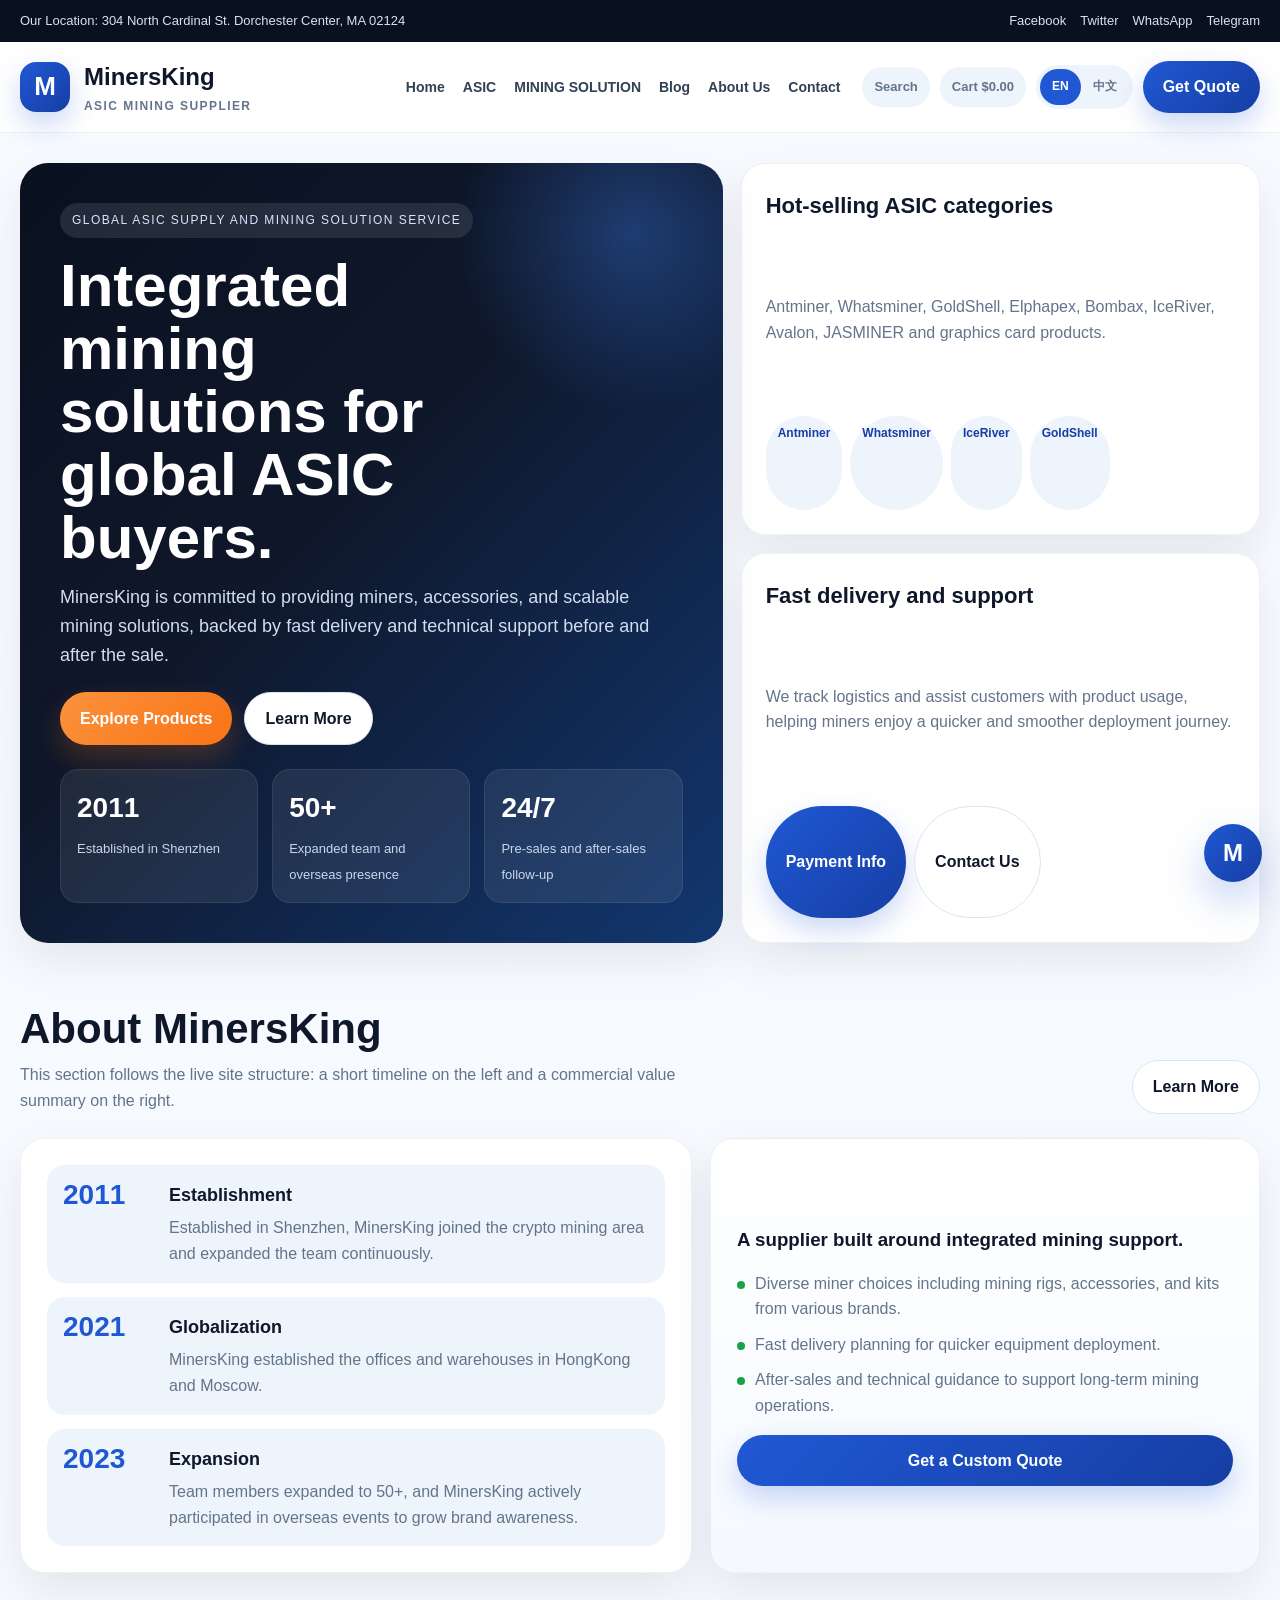
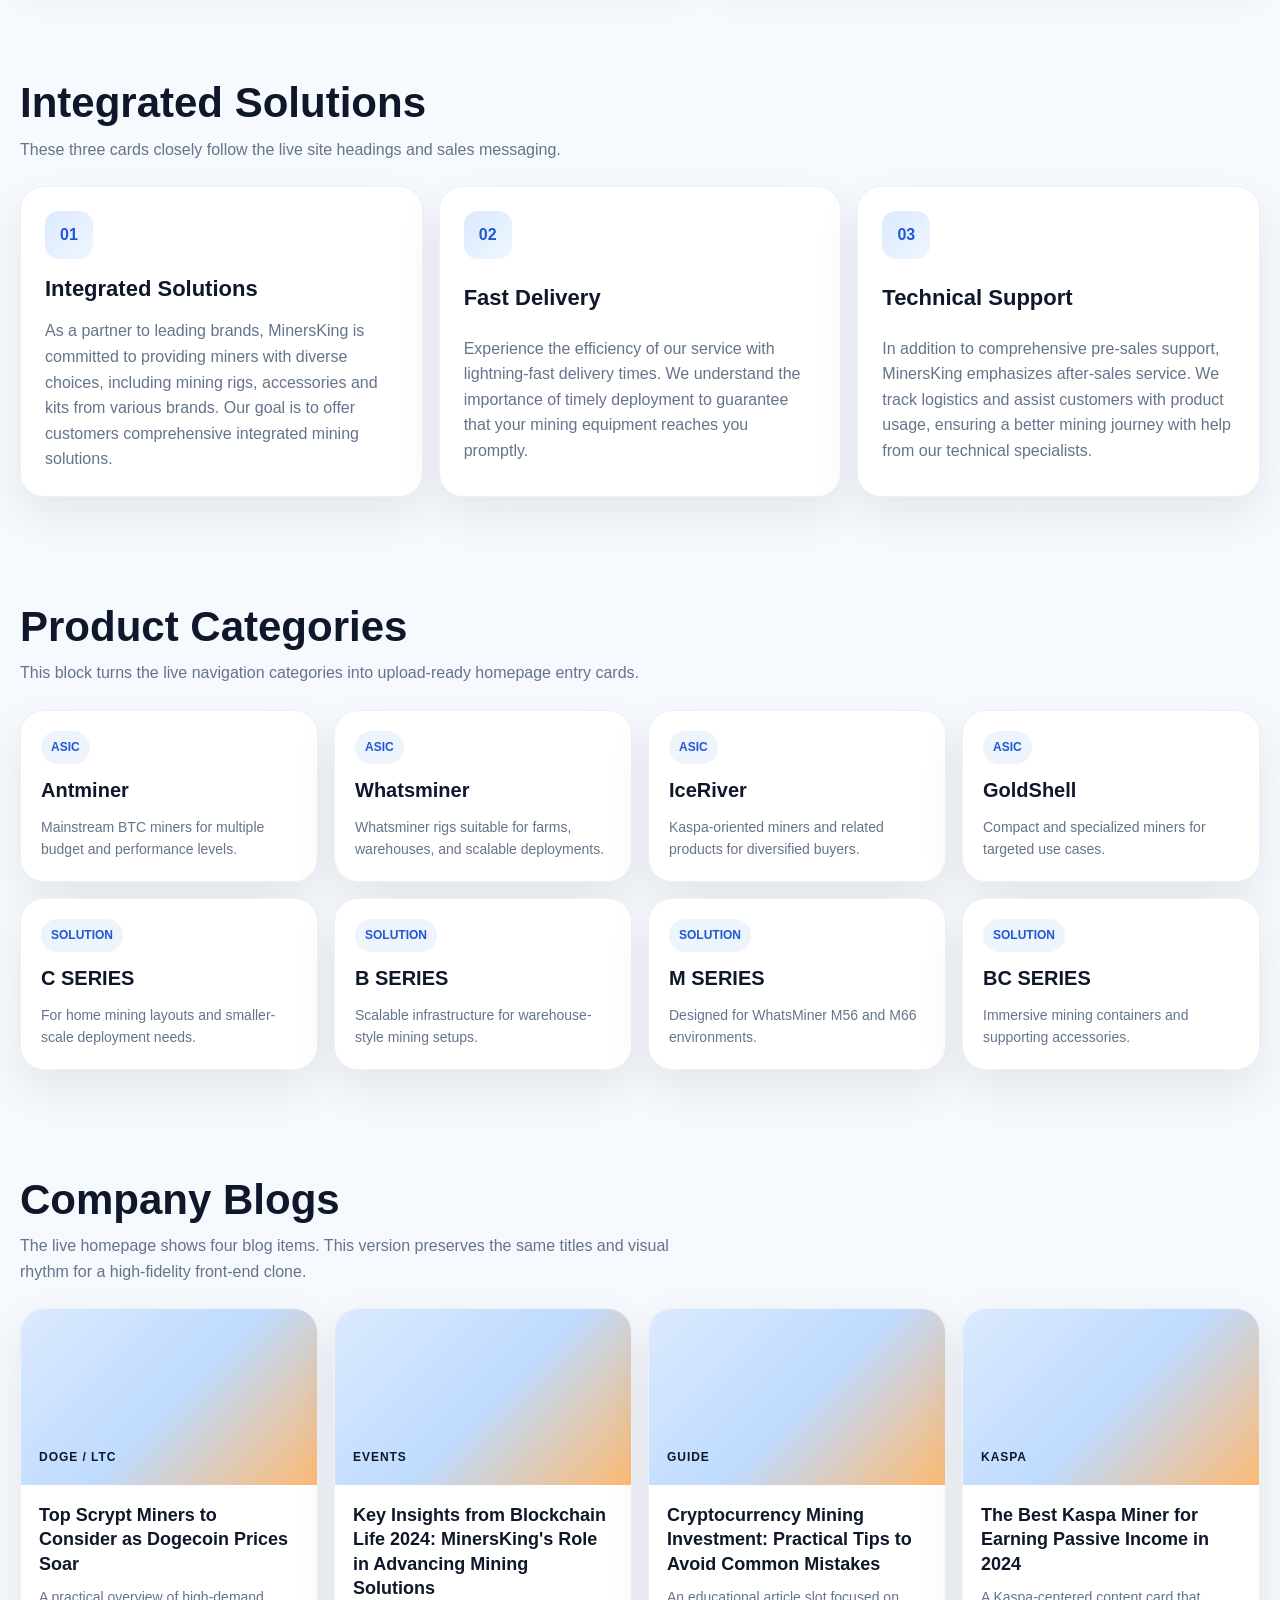
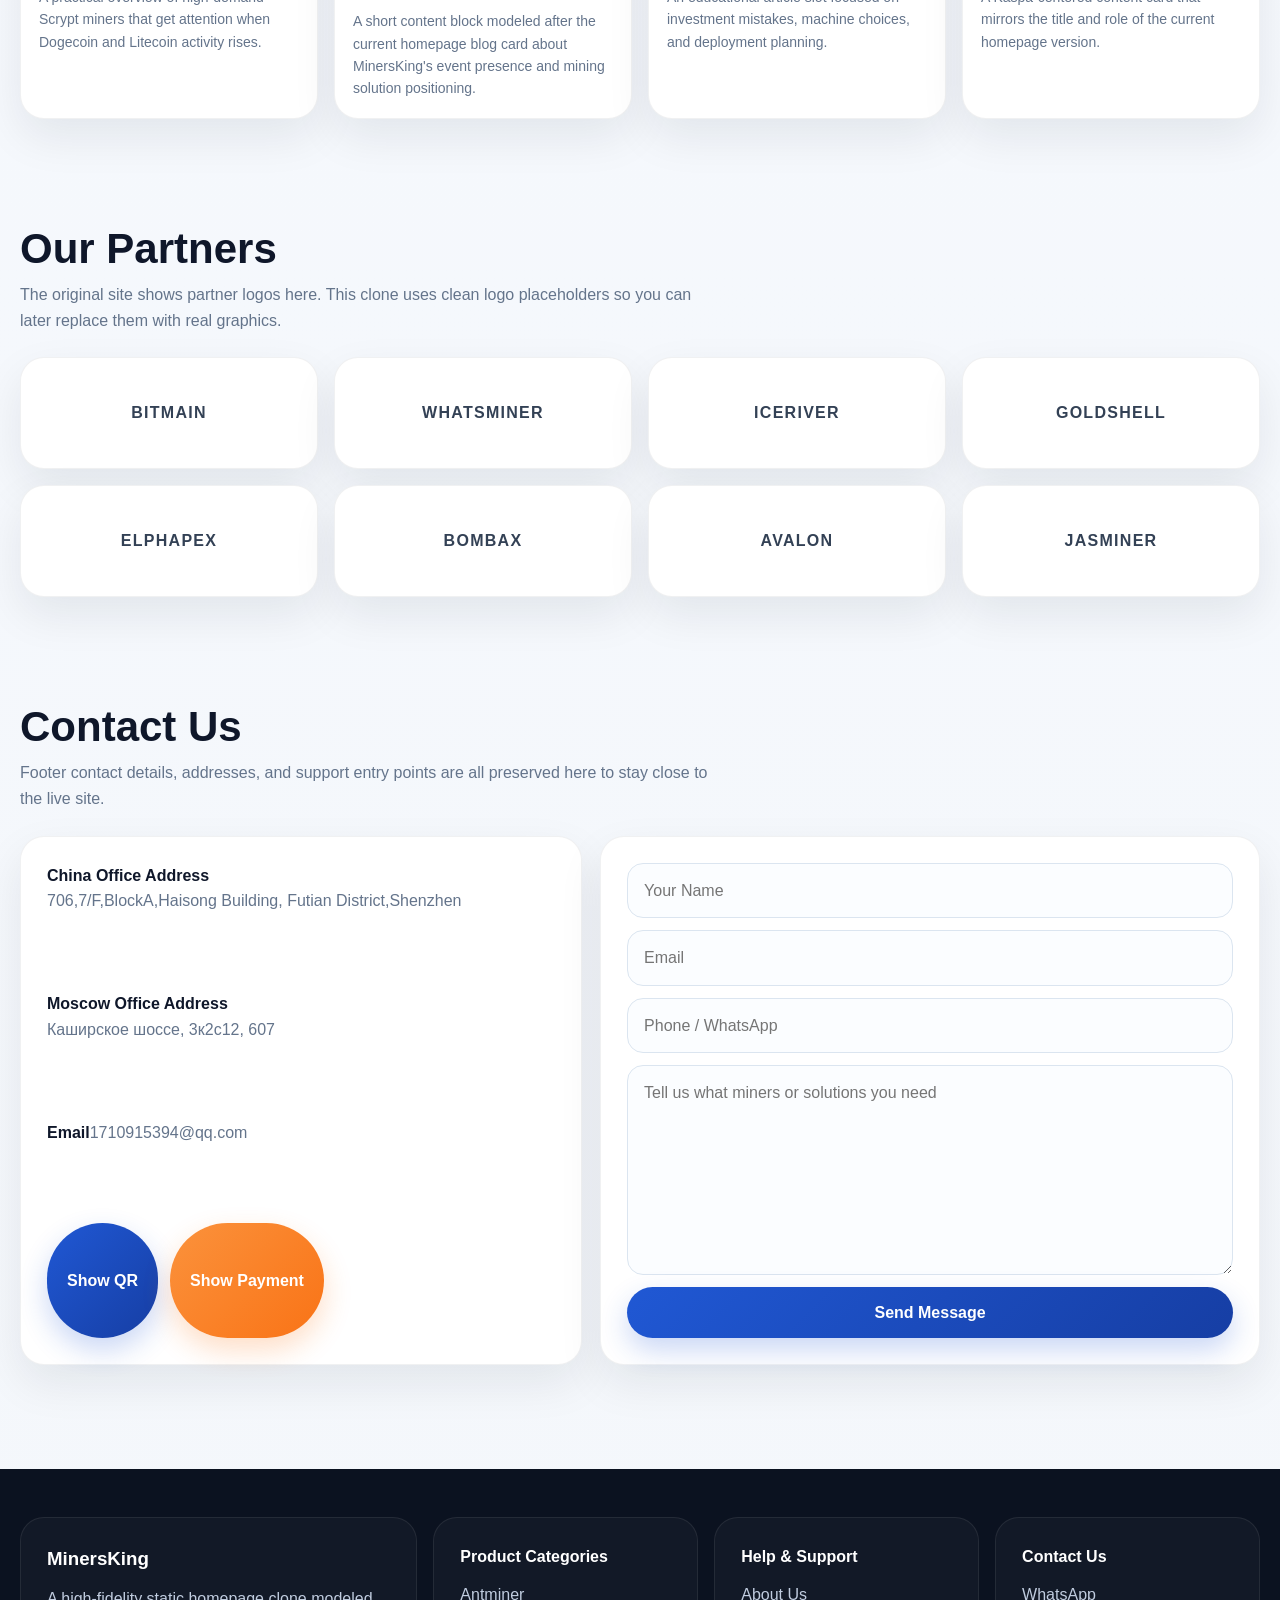
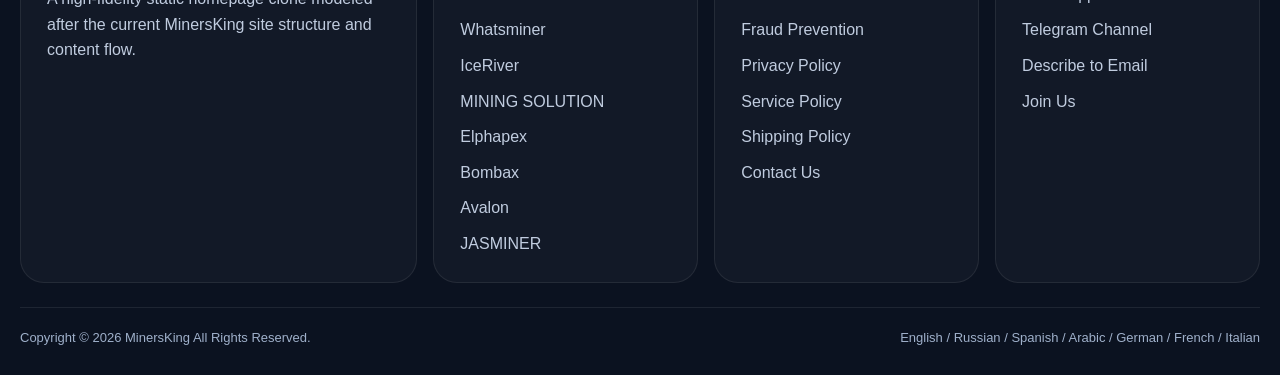
<file: index.html>
﻿<!DOCTYPE html>
<html lang="en">
<head>
  <meta charset="UTF-8">
  <meta name="viewport" content="width=device-width, initial-scale=1.0">
  <title>Home - MinersKing</title>
  <meta name="description" content="MinersKing supplies ASIC miners, mining solutions, fast delivery, and technical support for global buyers.">
  <style>
    :root {
      --bg: #f4f7fb;
      --surface: #ffffff;
      --surface-soft: #eef4fb;
      --text: #0f172a;
      --muted: #64748b;
      --line: #dbe5f0;
      --brand: #2058d4;
      --brand-dark: #163ea4;
      --accent: #f97316;
      --success: #16a34a;
      --shadow: 0 18px 45px rgba(15, 23, 42, 0.08);
      --radius-xl: 24px;
      --radius-lg: 18px;
      --max: 1240px;
    }
    * { box-sizing: border-box; margin: 0; padding: 0; }
    html { scroll-behavior: smooth; }
    body {
      font-family: Arial, "Segoe UI", "PingFang SC", "Microsoft YaHei", sans-serif;
      background: linear-gradient(180deg, #f7faff 0%, var(--bg) 100%);
      color: var(--text);
      line-height: 1.6;
    }
    a { color: inherit; text-decoration: none; }
    img { max-width: 100%; display: block; }
    button, input, textarea { font: inherit; }
    .container { width: min(var(--max), calc(100% - 32px)); margin: 0 auto; }
    .topbar { background: #081120; color: #d9e2f1; font-size: 13px; }
    .topbar .container {
      min-height: 42px; display: flex; align-items: center; justify-content: space-between; gap: 16px; flex-wrap: wrap; padding: 8px 0;
    }
    .topbar-right { display: flex; align-items: center; gap: 14px; flex-wrap: wrap; }
    header {
      position: sticky; top: 0; z-index: 30; background: rgba(255,255,255,0.96); backdrop-filter: blur(12px); border-bottom: 1px solid rgba(15, 23, 42, 0.06);
    }
    .header-main {
      min-height: 90px; display: flex; align-items: center; justify-content: space-between; gap: 20px;
    }
    .brand { display: flex; align-items: center; gap: 14px; font-weight: 800; }
    .brand-mark {
      width: 50px; height: 50px; border-radius: 16px; display: grid; place-items: center; background: linear-gradient(135deg, var(--brand), var(--brand-dark)); color: white; font-size: 26px; box-shadow: 0 12px 28px rgba(32, 88, 212, 0.24);
    }
    .brand-copy strong { display: block; font-size: 24px; }
    .brand-copy span { display: block; color: var(--muted); font-size: 12px; text-transform: uppercase; letter-spacing: 0.12em; }
    .nav-wrap { display: flex; align-items: center; gap: 22px; flex-wrap: wrap; justify-content: flex-end; flex: 1; }
    nav { display: flex; align-items: center; gap: 18px; flex-wrap: wrap; font-size: 14px; font-weight: 700; color: #334155; }
    nav details { position: relative; }
    nav summary { list-style: none; cursor: pointer; }
    nav summary::-webkit-details-marker { display: none; }
    .dropdown {
      position: absolute; top: calc(100% + 12px); left: 0; min-width: 230px; background: white; border: 1px solid var(--line); border-radius: 16px; box-shadow: var(--shadow); padding: 10px; display: grid; gap: 4px;
    }
    .dropdown a { padding: 9px 12px; border-radius: 10px; color: var(--muted); font-weight: 600; }
    .dropdown a:hover { background: var(--surface-soft); color: var(--text); }
    .header-tools { display: flex; align-items: center; gap: 10px; flex-wrap: wrap; }
    .tool-chip { padding: 10px 12px; border-radius: 999px; background: var(--surface-soft); color: var(--muted); font-size: 13px; font-weight: 700; }
    .lang-switch { display: inline-flex; padding: 4px; border-radius: 999px; background: var(--surface-soft); }
    .lang-btn { border: 0; background: transparent; padding: 8px 12px; border-radius: 999px; color: var(--muted); cursor: pointer; font-size: 12px; font-weight: 700; }
    .lang-btn.active { background: var(--brand); color: white; }
    .btn { display: inline-flex; align-items: center; justify-content: center; gap: 8px; border: 0; border-radius: 999px; padding: 13px 20px; font-weight: 700; cursor: pointer; transition: transform 0.2s ease; }
    .btn:hover { transform: translateY(-1px); }
    .btn-primary { background: linear-gradient(135deg, var(--brand), var(--brand-dark)); color: white; box-shadow: 0 12px 28px rgba(32, 88, 212, 0.24); }
    .btn-secondary { background: white; color: var(--text); border: 1px solid var(--line); }
    .btn-accent { background: linear-gradient(135deg, #fb923c, var(--accent)); color: white; box-shadow: 0 12px 28px rgba(249, 115, 22, 0.24); }
    .hero { padding: 30px 0 24px; }
    .hero-grid { display: grid; grid-template-columns: 1.15fr 0.85fr; gap: 18px; }
    .hero-main {
      position: relative; overflow: hidden; border-radius: 28px; padding: 40px; background: linear-gradient(135deg, #091120 0%, #0f172a 44%, #123770 100%); color: white; box-shadow: var(--shadow); min-height: 450px;
    }
    .hero-main::after {
      content: ""; position: absolute; width: 360px; height: 360px; border-radius: 999px; background: radial-gradient(circle, rgba(59,130,246,0.34), transparent 70%); top: -110px; right: -90px;
    }
    .hero-badge { display: inline-flex; padding: 8px 12px; border-radius: 999px; background: rgba(255,255,255,0.1); color: #d8e5ff; text-transform: uppercase; font-size: 12px; letter-spacing: 0.12em; margin-bottom: 16px; }
    .hero-main h1 { max-width: 12ch; font-size: clamp(38px, 6vw, 60px); line-height: 1.05; margin-bottom: 14px; position: relative; z-index: 1; }
    .hero-main p { max-width: 620px; color: #d2ddf0; font-size: 18px; position: relative; z-index: 1; }
    .hero-actions { display: flex; gap: 12px; flex-wrap: wrap; margin-top: 22px; position: relative; z-index: 1; }
    .hero-stats { display: grid; grid-template-columns: repeat(3, minmax(0, 1fr)); gap: 14px; margin-top: 24px; position: relative; z-index: 1; }
    .stat-card { border-radius: 18px; background: rgba(255,255,255,0.08); border: 1px solid rgba(255,255,255,0.08); padding: 16px; }
    .stat-card strong { display: block; font-size: 28px; margin-bottom: 4px; }
    .stat-card span { color: #c9d7ed; font-size: 13px; }
    .hero-side { display: grid; gap: 18px; }
    .card, .about-panel, .highlight-panel, .feature-card, .catalog-card, .blog-card, .partner-card, .contact-card, .footer-card { background: white; border: 1px solid rgba(15,23,42,0.06); border-radius: var(--radius-xl); box-shadow: var(--shadow); }
    .side-card { padding: 24px; display: grid; gap: 12px; }
    .side-card h3 { font-size: 22px; }
    .side-card p { color: var(--muted); }
    .chip-row { display: flex; flex-wrap: wrap; gap: 8px; }
    .mini-chip { padding: 8px 12px; border-radius: 999px; background: var(--surface-soft); color: var(--brand-dark); font-size: 12px; font-weight: 700; }
    section { padding: 28px 0 68px; }
    .section-head { display: flex; justify-content: space-between; gap: 16px; align-items: end; margin-bottom: 24px; flex-wrap: wrap; }
    .section-head h2 { font-size: clamp(28px, 4.6vw, 42px); }
    .section-head p { max-width: 700px; color: var(--muted); }
    .about-grid { display: grid; grid-template-columns: 1.1fr 0.9fr; gap: 18px; }
    .about-panel, .highlight-panel, .contact-card, .footer-card { padding: 26px; }
    .timeline { display: grid; gap: 14px; }
    .timeline-item { display: grid; grid-template-columns: 88px 1fr; gap: 18px; padding: 16px; border-radius: var(--radius-lg); background: var(--surface-soft); }
    .timeline-year { color: var(--brand); font-size: 28px; font-weight: 800; line-height: 1; }
    .timeline-item h3 { font-size: 18px; margin-bottom: 6px; }
    .timeline-item p { color: var(--muted); }
    .highlight-panel { background: linear-gradient(180deg, #ffffff 0%, #f5f9ff 100%); display: grid; align-content: center; gap: 16px; }
    .bullet-list { display: grid; gap: 10px; }
    .bullet-list li { list-style: none; position: relative; padding-left: 18px; color: var(--muted); }
    .bullet-list li::before { content: ""; position: absolute; left: 0; top: 10px; width: 8px; height: 8px; border-radius: 999px; background: var(--success); }
    .feature-grid, .catalog-grid, .blog-grid, .partner-grid, .footer-grid { display: grid; gap: 16px; }
    .feature-grid { grid-template-columns: repeat(3, minmax(0, 1fr)); }
    .catalog-grid, .blog-grid, .partner-grid { grid-template-columns: repeat(4, minmax(0, 1fr)); }
    .footer-grid { grid-template-columns: 1.2fr 0.8fr 0.8fr 0.8fr; }
    .feature-card { padding: 24px; display: grid; gap: 12px; }
    .feature-icon { width: 48px; height: 48px; border-radius: 14px; display: grid; place-items: center; font-weight: 800; color: var(--brand); background: linear-gradient(135deg, #dbeafe, #eff6ff); }
    .feature-card h3 { font-size: 22px; }
    .feature-card p { color: var(--muted); }
    .catalog-card { padding: 20px; display: grid; gap: 10px; }
    .catalog-label { display: inline-flex; width: fit-content; padding: 7px 10px; border-radius: 999px; background: var(--surface-soft); color: var(--brand); font-size: 12px; font-weight: 700; }
    .catalog-card h3 { font-size: 20px; }
    .catalog-card p { color: var(--muted); font-size: 14px; }
    .blog-card { overflow: hidden; }
    .blog-thumb { min-height: 176px; padding: 18px; display: grid; place-items: end start; background: linear-gradient(135deg, #dbeafe, #bfdbfe 52%, #fdba74 100%); color: #0f172a; text-transform: uppercase; font-size: 12px; font-weight: 800; letter-spacing: 0.08em; }
    .blog-body { padding: 18px; display: grid; gap: 10px; }
    .blog-body h3 { font-size: 18px; line-height: 1.35; }
    .blog-body p { color: var(--muted); font-size: 14px; }
    .partner-card { min-height: 112px; padding: 24px; display: grid; place-items: center; text-align: center; font-weight: 800; letter-spacing: 0.08em; color: #334155; }
    .contact-grid { display: grid; grid-template-columns: 0.92fr 1.08fr; gap: 18px; }
    .contact-card { display: grid; gap: 14px; }
    .contact-card p, .contact-card a { color: var(--muted); }
    .contact-form { display: grid; gap: 12px; }
    .contact-form input, .contact-form textarea { width: 100%; padding: 14px 16px; border-radius: 16px; border: 1px solid var(--line); background: #fbfdff; }
    footer { margin-top: 36px; padding: 48px 0 26px; background: #0b1220; color: #d7dfec; }
    .footer-card { background: rgba(255,255,255,0.03); border-color: rgba(255,255,255,0.08); box-shadow: none; }
    .footer-card h3, .footer-card h4 { color: white; margin-bottom: 12px; }
    .footer-card p, .footer-card a { color: #c0ccdf; }
    .footer-links { display: grid; gap: 10px; }
    .footer-bottom { display: flex; justify-content: space-between; gap: 12px; flex-wrap: wrap; padding-top: 20px; margin-top: 24px; border-top: 1px solid rgba(255,255,255,0.08); color: #9fb0ca; font-size: 13px; }
    .modal-overlay { position: fixed; inset: 0; display: none; align-items: center; justify-content: center; padding: 20px; background: rgba(15,23,42,0.62); z-index: 50; }
    .modal-overlay.active { display: flex; }
    .modal { width: min(860px, 100%); background: white; border-radius: 24px; padding: 24px; box-shadow: 0 30px 80px rgba(15,23,42,0.3); }
    .modal-head { display: flex; justify-content: space-between; align-items: center; gap: 12px; margin-bottom: 16px; }
    .modal-close { width: 40px; height: 40px; border-radius: 999px; border: 0; background: var(--surface-soft); color: var(--muted); cursor: pointer; font-size: 22px; }
    .modal-grid { display: grid; grid-template-columns: repeat(2, minmax(0, 1fr)); gap: 16px; }
    .modal-card { border: 1px solid var(--line); border-radius: 20px; padding: 16px; text-align: center; background: #fbfdff; }
    .modal-card img { width: 100%; max-height: 260px; object-fit: contain; border-radius: 14px; background: white; padding: 8px; margin-bottom: 12px; }
    .float-contact { position: fixed; right: 18px; bottom: 18px; width: 58px; height: 58px; border-radius: 999px; border: 0; background: linear-gradient(135deg, var(--brand), var(--brand-dark)); color: white; font-size: 24px; font-weight: 800; box-shadow: 0 18px 42px rgba(32,88,212,0.28); cursor: pointer; z-index: 40; }
    @media (max-width: 1100px) {
      .hero-grid, .about-grid, .contact-grid, .feature-grid, .catalog-grid, .blog-grid, .partner-grid, .footer-grid { grid-template-columns: repeat(2, minmax(0, 1fr)); }
    }
    @media (max-width: 820px) {
      .header-main { flex-direction: column; align-items: flex-start; padding: 14px 0; }
      .nav-wrap { width: 100%; justify-content: flex-start; }
      .hero-grid, .about-grid, .contact-grid, .feature-grid, .catalog-grid, .blog-grid, .partner-grid, .footer-grid, .hero-stats, .modal-grid { grid-template-columns: 1fr; }
      .hero-main { padding: 28px 24px; min-height: auto; }
      .timeline-item { grid-template-columns: 1fr; }
    }
  </style>
</head>
<body>
  <div class="topbar">
    <div class="container">
      <div data-i18n="top_location">Our Location: 304 North Cardinal St. Dorchester Center, MA 02124</div>
      <div class="topbar-right">
        <a href="#contact">Facebook</a>
        <a href="#contact">Twitter</a>
        <a href="#contact">WhatsApp</a>
        <a href="#contact">Telegram</a>
      </div>
    </div>
  </div>
  <header>
    <div class="container header-main">
      <a class="brand" href="#home">
        <div class="brand-mark">M</div>
        <div class="brand-copy">
          <strong>MinersKing</strong>
          <span data-i18n="brand_sub">ASIC Mining Supplier</span>
        </div>
      </a>
      <div class="nav-wrap">
        <nav>
          <a href="#home" data-i18n="nav_home">Home</a>
          <details>
            <summary data-i18n="nav_asic">ASIC</summary>
            <div class="dropdown">
              <a href="#catalog">Hot-selling</a>
              <a href="#catalog">Antminer</a>
              <a href="#catalog">Whatsminer</a>
              <a href="#catalog">GoldShell</a>
              <a href="#catalog">Elphapex</a>
              <a href="#catalog">Bombax</a>
              <a href="#catalog">IceRiver</a>
              <a href="#catalog">Avalon</a>
              <a href="#catalog">JASMINER</a>
              <a href="#catalog">Graphics Cards</a>
            </div>
          </details>
          <details>
            <summary data-i18n="nav_solution">MINING SOLUTION</summary>
            <div class="dropdown">
              <a href="#solutions">C SERIES - For Home Mining</a>
              <a href="#solutions">B SERIES - Scalable for Warehouses</a>
              <a href="#solutions">M SERIES - For WhatsMiner M56/M66</a>
              <a href="#solutions">BC SERIES - Immersive Mining Container</a>
              <a href="#solutions">ACCESSORIES</a>
            </div>
          </details>
          <a href="#blogs" data-i18n="nav_blog">Blog</a>
          <details>
            <summary data-i18n="nav_about">About Us</summary>
            <div class="dropdown">
              <a href="#about">About MinersKing</a>
              <a href="#contact">Our Warehouses</a>
            </div>
          </details>
          <details>
            <summary data-i18n="nav_contact">Contact</summary>
            <div class="dropdown">
              <a href="#contact">Contact Us</a>
              <a href="#contact">Join Us</a>
            </div>
          </details>
        </nav>
        <div class="header-tools">
          <div class="tool-chip" data-i18n="tool_search">Search</div>
          <div class="tool-chip" data-i18n="tool_cart">Cart $0.00</div>
          <div class="lang-switch">
            <button class="lang-btn active" type="button" data-lang="en">EN</button>
            <button class="lang-btn" type="button" data-lang="zh">中文</button>
          </div>
          <button class="btn btn-primary" type="button" data-modal-trigger="contact" data-i18n="btn_quote">Get Quote</button>
        </div>
      </div>
    </div>
  </header>
  <main>
    <section class="hero" id="home">
      <div class="container hero-grid">
        <div class="hero-main">
          <div class="hero-badge" data-i18n="hero_badge">Global ASIC supply and mining solution service</div>
          <h1 data-i18n="hero_title">Integrated mining solutions for global ASIC buyers.</h1>
          <p data-i18n="hero_desc">MinersKing is committed to providing miners, accessories, and scalable mining solutions, backed by fast delivery and technical support before and after the sale.</p>
          <div class="hero-actions">
            <a class="btn btn-accent" href="#catalog" data-i18n="btn_products">Explore Products</a>
            <a class="btn btn-secondary" href="#about" data-i18n="btn_about">Learn More</a>
          </div>
          <div class="hero-stats">
            <div class="stat-card"><strong>2011</strong><span data-i18n="hero_stat_one">Established in Shenzhen</span></div>
            <div class="stat-card"><strong>50+</strong><span data-i18n="hero_stat_two">Expanded team and overseas presence</span></div>
            <div class="stat-card"><strong>24/7</strong><span data-i18n="hero_stat_three">Pre-sales and after-sales follow-up</span></div>
          </div>
        </div>
        <div class="hero-side">
          <article class="card side-card">
            <h3 data-i18n="side_title_one">Hot-selling ASIC categories</h3>
            <p data-i18n="side_desc_one">Antminer, Whatsminer, GoldShell, Elphapex, Bombax, IceRiver, Avalon, JASMINER and graphics card products.</p>
            <div class="chip-row">
              <span class="mini-chip">Antminer</span><span class="mini-chip">Whatsminer</span><span class="mini-chip">IceRiver</span><span class="mini-chip">GoldShell</span>
            </div>
          </article>
          <article class="card side-card">
            <h3 data-i18n="side_title_two">Fast delivery and support</h3>
            <p data-i18n="side_desc_two">We track logistics and assist customers with product usage, helping miners enjoy a quicker and smoother deployment journey.</p>
            <div class="chip-row">
              <button class="btn btn-primary" type="button" data-modal-trigger="pay" data-i18n="btn_payment">Payment Info</button>
              <button class="btn btn-secondary" type="button" data-modal-trigger="contact" data-i18n="btn_contact_modal">Contact Us</button>
            </div>
          </article>
        </div>
      </div>
    </section>
    <section id="about">
      <div class="container">
        <div class="section-head">
          <div>
            <h2 data-i18n="about_title">About MinersKing</h2>
            <p data-i18n="about_note">This section follows the live site structure: a short timeline on the left and a commercial value summary on the right.</p>
          </div>
          <a class="btn btn-secondary" href="#contact" data-i18n="about_cta">Learn More</a>
        </div>
        <div class="about-grid">
          <article class="about-panel">
            <div class="timeline">
              <div class="timeline-item"><div class="timeline-year">2011</div><div><h3 data-i18n="timeline_one_title">Establishment</h3><p data-i18n="timeline_one_desc">Established in Shenzhen, MinersKing joined the crypto mining area and expanded the team continuously.</p></div></div>
              <div class="timeline-item"><div class="timeline-year">2021</div><div><h3 data-i18n="timeline_two_title">Globalization</h3><p data-i18n="timeline_two_desc">MinersKing established the offices and warehouses in HongKong and Moscow.</p></div></div>
              <div class="timeline-item"><div class="timeline-year">2023</div><div><h3 data-i18n="timeline_three_title">Expansion</h3><p data-i18n="timeline_three_desc">Team members expanded to 50+, and MinersKing actively participated in overseas events to grow brand awareness.</p></div></div>
            </div>
          </article>
          <article class="highlight-panel">
            <h3 data-i18n="highlight_title">A supplier built around integrated mining support.</h3>
            <ul class="bullet-list">
              <li data-i18n="highlight_one">Diverse miner choices including mining rigs, accessories, and kits from various brands.</li>
              <li data-i18n="highlight_two">Fast delivery planning for quicker equipment deployment.</li>
              <li data-i18n="highlight_three">After-sales and technical guidance to support long-term mining operations.</li>
            </ul>
            <button class="btn btn-primary" type="button" data-modal-trigger="contact" data-i18n="btn_custom_quote">Get a Custom Quote</button>
          </article>
        </div>
      </div>
    </section>
    <section id="solutions">
      <div class="container">
        <div class="section-head">
          <div>
            <h2 data-i18n="solutions_title">Integrated Solutions</h2>
            <p data-i18n="solutions_note">These three cards closely follow the live site headings and sales messaging.</p>
          </div>
        </div>
        <div class="feature-grid">
          <article class="feature-card"><div class="feature-icon">01</div><h3 data-i18n="feature_one_title">Integrated Solutions</h3><p data-i18n="feature_one_desc">As a partner to leading brands, MinersKing is committed to providing miners with diverse choices, including mining rigs, accessories and kits from various brands. Our goal is to offer customers comprehensive integrated mining solutions.</p></article>
          <article class="feature-card"><div class="feature-icon">02</div><h3 data-i18n="feature_two_title">Fast Delivery</h3><p data-i18n="feature_two_desc">Experience the efficiency of our service with lightning-fast delivery times. We understand the importance of timely deployment to guarantee that your mining equipment reaches you promptly.</p></article>
          <article class="feature-card"><div class="feature-icon">03</div><h3 data-i18n="feature_three_title">Technical Support</h3><p data-i18n="feature_three_desc">In addition to comprehensive pre-sales support, MinersKing emphasizes after-sales service. We track logistics and assist customers with product usage, ensuring a better mining journey with help from our technical specialists.</p></article>
        </div>
      </div>
    </section>
    <section id="catalog">
      <div class="container">
        <div class="section-head">
          <div>
            <h2 data-i18n="catalog_title">Product Categories</h2>
            <p data-i18n="catalog_note">This block turns the live navigation categories into upload-ready homepage entry cards.</p>
          </div>
        </div>
        <div class="catalog-grid">
          <article class="catalog-card"><span class="catalog-label">ASIC</span><h3>Antminer</h3><p data-i18n="cat_antminer">Mainstream BTC miners for multiple budget and performance levels.</p></article>
          <article class="catalog-card"><span class="catalog-label">ASIC</span><h3>Whatsminer</h3><p data-i18n="cat_whatsminer">Whatsminer rigs suitable for farms, warehouses, and scalable deployments.</p></article>
          <article class="catalog-card"><span class="catalog-label">ASIC</span><h3>IceRiver</h3><p data-i18n="cat_iceriver">Kaspa-oriented miners and related products for diversified buyers.</p></article>
          <article class="catalog-card"><span class="catalog-label">ASIC</span><h3>GoldShell</h3><p data-i18n="cat_goldshell">Compact and specialized miners for targeted use cases.</p></article>
          <article class="catalog-card"><span class="catalog-label">SOLUTION</span><h3>C SERIES</h3><p data-i18n="cat_cseries">For home mining layouts and smaller-scale deployment needs.</p></article>
          <article class="catalog-card"><span class="catalog-label">SOLUTION</span><h3>B SERIES</h3><p data-i18n="cat_bseries">Scalable infrastructure for warehouse-style mining setups.</p></article>
          <article class="catalog-card"><span class="catalog-label">SOLUTION</span><h3>M SERIES</h3><p data-i18n="cat_mseries">Designed for WhatsMiner M56 and M66 environments.</p></article>
          <article class="catalog-card"><span class="catalog-label">SOLUTION</span><h3>BC SERIES</h3><p data-i18n="cat_bcseries">Immersive mining containers and supporting accessories.</p></article>
        </div>
      </div>
    </section>
    <section id="blogs">
      <div class="container">
        <div class="section-head">
          <div>
            <h2 data-i18n="blogs_title">Company Blogs</h2>
            <p data-i18n="blogs_note">The live homepage shows four blog items. This version preserves the same titles and visual rhythm for a high-fidelity front-end clone.</p>
          </div>
        </div>
        <div class="blog-grid">
          <article class="blog-card"><div class="blog-thumb">DOGE / LTC</div><div class="blog-body"><h3 data-i18n="blog_one_title">Top Scrypt Miners to Consider as Dogecoin Prices Soar</h3><p data-i18n="blog_one_desc">A practical overview of high-demand Scrypt miners that get attention when Dogecoin and Litecoin activity rises.</p></div></article>
          <article class="blog-card"><div class="blog-thumb">EVENTS</div><div class="blog-body"><h3 data-i18n="blog_two_title">Key Insights from Blockchain Life 2024: MinersKing's Role in Advancing Mining Solutions</h3><p data-i18n="blog_two_desc">A short content block modeled after the current homepage blog card about MinersKing's event presence and mining solution positioning.</p></div></article>
          <article class="blog-card"><div class="blog-thumb">GUIDE</div><div class="blog-body"><h3 data-i18n="blog_three_title">Cryptocurrency Mining Investment: Practical Tips to Avoid Common Mistakes</h3><p data-i18n="blog_three_desc">An educational article slot focused on investment mistakes, machine choices, and deployment planning.</p></div></article>
          <article class="blog-card"><div class="blog-thumb">KASPA</div><div class="blog-body"><h3 data-i18n="blog_four_title">The Best Kaspa Miner for Earning Passive Income in 2024</h3><p data-i18n="blog_four_desc">A Kaspa-centered content card that mirrors the title and role of the current homepage version.</p></div></article>
        </div>
      </div>
    </section>
    <section id="partners">
      <div class="container">
        <div class="section-head">
          <div>
            <h2 data-i18n="partners_title">Our Partners</h2>
            <p data-i18n="partners_note">The original site shows partner logos here. This clone uses clean logo placeholders so you can later replace them with real graphics.</p>
          </div>
        </div>
        <div class="partner-grid">
          <div class="partner-card">BITMAIN</div><div class="partner-card">WHATSMINER</div><div class="partner-card">ICERIVER</div><div class="partner-card">GOLDSHELL</div><div class="partner-card">ELPHAPEX</div><div class="partner-card">BOMBAX</div><div class="partner-card">AVALON</div><div class="partner-card">JASMINER</div>
        </div>
      </div>
    </section>
    <section id="contact">
      <div class="container">
        <div class="section-head">
          <div>
            <h2 data-i18n="contact_title">Contact Us</h2>
            <p data-i18n="contact_note">Footer contact details, addresses, and support entry points are all preserved here to stay close to the live site.</p>
          </div>
        </div>
        <div class="contact-grid">
          <article class="contact-card">
            <div><strong data-i18n="contact_addr1_title">China Office Address</strong><p data-i18n="contact_addr1">706,7/F,BlockA,Haisong Building, Futian District,Shenzhen</p></div>
            <div><strong data-i18n="contact_addr2_title">Moscow Office Address</strong><p data-i18n="contact_addr2">Каширское шоссе, 3к2с12, 607</p></div>
            <div><strong data-i18n="contact_email_title">Email</strong><a href="mailto:1710915394@qq.com">1710915394@qq.com</a></div>
            <div style="display:flex; gap:12px; flex-wrap:wrap;">
              <button class="btn btn-primary" type="button" data-modal-trigger="contact" data-i18n="btn_show_qr">Show QR</button>
              <button class="btn btn-accent" type="button" data-modal-trigger="pay" data-i18n="btn_show_pay">Show Payment</button>
            </div>
          </article>
          <article class="contact-card">
            <form class="contact-form" action="https://formsubmit.co/1710915394@qq.com" method="POST">
              <input type="hidden" name="_captcha" value="false">
              <input type="hidden" name="_subject" value="MinersKing Inquiry">
              <input type="text" name="name" placeholder="Your Name" data-i18n-placeholder="ph_name" required>
              <input type="email" name="email" placeholder="Email" data-i18n-placeholder="ph_email" required>
              <input type="tel" name="phone" placeholder="Phone / WhatsApp" data-i18n-placeholder="ph_phone" required>
              <textarea name="message" rows="7" placeholder="Tell us what miners or solutions you need" data-i18n-placeholder="ph_message" required></textarea>
              <button class="btn btn-primary" type="submit" data-i18n="btn_send">Send Message</button>
            </form>
          </article>
        </div>
      </div>
    </section>
  </main>
  <footer>
    <div class="container">
      <div class="footer-grid">
        <article class="footer-card"><h3>MinersKing</h3><p data-i18n="footer_intro">A high-fidelity static homepage clone modeled after the current MinersKing site structure and content flow.</p></article>
        <article class="footer-card"><h4 data-i18n="footer_products">Product Categories</h4><div class="footer-links"><a href="#catalog">Antminer</a><a href="#catalog">Whatsminer</a><a href="#catalog">IceRiver</a><a href="#solutions">MINING SOLUTION</a><a href="#catalog">Elphapex</a><a href="#catalog">Bombax</a><a href="#catalog">Avalon</a><a href="#catalog">JASMINER</a></div></article>
        <article class="footer-card"><h4 data-i18n="footer_help">Help & Support</h4><div class="footer-links"><a href="#about" data-i18n="footer_about">About Us</a><a href="#contact">Fraud Prevention</a><a href="#contact">Privacy Policy</a><a href="#contact">Service Policy</a><a href="#contact">Shipping Policy</a><a href="#contact">Contact Us</a></div></article>
        <article class="footer-card"><h4 data-i18n="footer_contact">Contact Us</h4><div class="footer-links"><a href="#contact">WhatsApp</a><a href="#contact">Telegram Channel</a><a href="mailto:1710915394@qq.com">Describe to Email</a><a href="#contact">Join Us</a></div></article>
      </div>
      <div class="footer-bottom"><span>Copyright © 2026 MinersKing All Rights Reserved.</span><span data-i18n="footer_langs">English / Russian / Spanish / Arabic / German / French / Italian</span></div>
    </div>
  </footer>
  <div class="modal-overlay" id="contact-modal">
    <div class="modal">
      <div class="modal-head"><h3 data-i18n="modal_contact_title">WeChat & WhatsApp</h3><button class="modal-close" type="button" data-close-modal="contact">×</button></div>
      <div class="modal-grid">
        <div class="modal-card"><img src="wechat-qr.jpg" alt="WeChat QR"><h4>WeChat</h4><p data-i18n="wechat_desc">Scan to contact MinersKing on WeChat.</p></div>
        <div class="modal-card"><img src="whatsapp-qr.jpg" alt="WhatsApp QR"><h4>WhatsApp</h4><p data-i18n="whatsapp_desc">Scan to contact MinersKing on WhatsApp.</p></div>
      </div>
    </div>
  </div>
  <div class="modal-overlay" id="pay-modal">
    <div class="modal">
      <div class="modal-head"><h3 data-i18n="modal_pay_title">Crypto Payment Details</h3><button class="modal-close" type="button" data-close-modal="pay">×</button></div>
      <div class="modal-grid">
        <div class="modal-card"><img src="pay-trx.jpg" alt="TRX QR"><h4>USDT (TRX)</h4><p>TNbfn9MinzULV5tgYMUegBivACxSeKNUTv</p></div>
        <div class="modal-card"><img src="pay-bsc.jpg" alt="BSC QR"><h4>USDT (BSC)</h4><p>0x9ef3553baf12f6f28aedc6d72a66e6101447150b</p></div>
      </div>
    </div>
  </div>
  <button class="float-contact" type="button" data-modal-trigger="contact">M</button>
  <script>
    const translations = {
      en: {
        top_location: 'Our Location: 304 North Cardinal St. Dorchester Center, MA 02124', brand_sub: 'ASIC Mining Supplier', nav_home: 'Home', nav_asic: 'ASIC', nav_solution: 'MINING SOLUTION', nav_blog: 'Blog', nav_about: 'About Us', nav_contact: 'Contact', tool_search: 'Search', tool_cart: 'Cart $0.00', btn_quote: 'Get Quote', hero_badge: 'Global ASIC supply and mining solution service', hero_title: 'Integrated mining solutions for global ASIC buyers.', hero_desc: 'MinersKing is committed to providing miners, accessories, and scalable mining solutions, backed by fast delivery and technical support before and after the sale.', btn_products: 'Explore Products', btn_about: 'Learn More', hero_stat_one: 'Established in Shenzhen', hero_stat_two: 'Expanded team and overseas presence', hero_stat_three: 'Pre-sales and after-sales follow-up', side_title_one: 'Hot-selling ASIC categories', side_desc_one: 'Antminer, Whatsminer, GoldShell, Elphapex, Bombax, IceRiver, Avalon, JASMINER and graphics card products.', side_title_two: 'Fast delivery and support', side_desc_two: 'We track logistics and assist customers with product usage, helping miners enjoy a quicker and smoother deployment journey.', btn_payment: 'Payment Info', btn_contact_modal: 'Contact Us', about_title: 'About MinersKing', about_note: 'This section follows the live site structure: a short timeline on the left and a commercial value summary on the right.', about_cta: 'Learn More', timeline_one_title: 'Establishment', timeline_one_desc: 'Established in Shenzhen, MinersKing joined the crypto mining area and expanded the team continuously.', timeline_two_title: 'Globalization', timeline_two_desc: 'MinersKing established the offices and warehouses in HongKong and Moscow.', timeline_three_title: 'Expansion', timeline_three_desc: 'Team members expanded to 50+, and MinersKing actively participated in overseas events to grow brand awareness.', highlight_title: 'A supplier built around integrated mining support.', highlight_one: 'Diverse miner choices including mining rigs, accessories, and kits from various brands.', highlight_two: 'Fast delivery planning for quicker equipment deployment.', highlight_three: 'After-sales and technical guidance to support long-term mining operations.', btn_custom_quote: 'Get a Custom Quote', solutions_title: 'Integrated Solutions', solutions_note: 'These three cards closely follow the live site headings and sales messaging.', feature_one_title: 'Integrated Solutions', feature_one_desc: 'As a partner to leading brands, MinersKing is committed to providing miners with diverse choices, including mining rigs, accessories and kits from various brands. Our goal is to offer customers comprehensive integrated mining solutions.', feature_two_title: 'Fast Delivery', feature_two_desc: 'Experience the efficiency of our service with lightning-fast delivery times. We understand the importance of timely deployment to guarantee that your mining equipment reaches you promptly.', feature_three_title: 'Technical Support', feature_three_desc: 'In addition to comprehensive pre-sales support, MinersKing emphasizes after-sales service. We track logistics and assist customers with product usage, ensuring a better mining journey with help from our technical specialists.', catalog_title: 'Product Categories', catalog_note: 'This block turns the live navigation categories into upload-ready homepage entry cards.', cat_antminer: 'Mainstream BTC miners for multiple budget and performance levels.', cat_whatsminer: 'Whatsminer rigs suitable for farms, warehouses, and scalable deployments.', cat_iceriver: 'Kaspa-oriented miners and related products for diversified buyers.', cat_goldshell: 'Compact and specialized miners for targeted use cases.', cat_cseries: 'For home mining layouts and smaller-scale deployment needs.', cat_bseries: 'Scalable infrastructure for warehouse-style mining setups.', cat_mseries: 'Designed for WhatsMiner M56 and M66 environments.', cat_bcseries: 'Immersive mining containers and supporting accessories.', blogs_title: 'Company Blogs', blogs_note: 'The live homepage shows four blog items. This version preserves the same titles and visual rhythm for a high-fidelity front-end clone.', blog_one_title: 'Top Scrypt Miners to Consider as Dogecoin Prices Soar', blog_one_desc: 'A practical overview of high-demand Scrypt miners that get attention when Dogecoin and Litecoin activity rises.', blog_two_title: "Key Insights from Blockchain Life 2024: MinersKing's Role in Advancing Mining Solutions", blog_two_desc: 'A short content block modeled after the current homepage blog card about MinersKing\'s event presence and mining solution positioning.', blog_three_title: 'Cryptocurrency Mining Investment: Practical Tips to Avoid Common Mistakes', blog_three_desc: 'An educational article slot focused on investment mistakes, machine choices, and deployment planning.', blog_four_title: 'The Best Kaspa Miner for Earning Passive Income in 2024', blog_four_desc: 'A Kaspa-centered content card that mirrors the title and role of the current homepage version.', partners_title: 'Our Partners', partners_note: 'The original site shows partner logos here. This clone uses clean logo placeholders so you can later replace them with real graphics.', contact_title: 'Contact Us', contact_note: 'Footer contact details, addresses, and support entry points are all preserved here to stay close to the live site.', contact_addr1_title: 'China Office Address', contact_addr1: '706,7/F,BlockA,Haisong Building, Futian District,Shenzhen', contact_addr2_title: 'Moscow Office Address', contact_addr2: 'Каширское шоссе, 3к2с12, 607', contact_email_title: 'Email', btn_show_qr: 'Show QR', btn_show_pay: 'Show Payment', btn_send: 'Send Message', footer_intro: 'A high-fidelity static homepage clone modeled after the current MinersKing site structure and content flow.', footer_products: 'Product Categories', footer_help: 'Help & Support', footer_about: 'About Us', footer_contact: 'Contact Us', footer_langs: 'English / Russian / Spanish / Arabic / German / French / Italian', modal_contact_title: 'WeChat & WhatsApp', modal_pay_title: 'Crypto Payment Details', wechat_desc: 'Scan to contact MinersKing on WeChat.', whatsapp_desc: 'Scan to contact MinersKing on WhatsApp.', ph_name: 'Your Name', ph_email: 'Email', ph_phone: 'Phone / WhatsApp', ph_message: 'Tell us what miners or solutions you need'
      },
      zh: {
        top_location: '我们的位置：304 North Cardinal St. Dorchester Center, MA 02124', brand_sub: '矿机设备供应商', nav_home: '首页', nav_asic: '矿机', nav_solution: '矿业方案', nav_blog: '博客', nav_about: '关于我们', nav_contact: '联系', tool_search: '搜索', tool_cart: '购物车 $0.00', btn_quote: '立即询价', hero_badge: '全球 ASIC 供应与矿业方案服务', hero_title: '面向全球 ASIC 买家的综合矿业解决方案。', hero_desc: 'MinersKing 致力于提供矿机、配件与可扩展矿业方案，并提供快速交付以及售前售后的技术支持。', btn_products: '查看产品', btn_about: '了解更多', hero_stat_one: '深圳成立', hero_stat_two: '团队扩张与海外布局', hero_stat_three: '售前售后持续跟进', side_title_one: '热门 ASIC 分类', side_desc_one: '覆盖 Antminer、Whatsminer、GoldShell、Elphapex、Bombax、IceRiver、Avalon、JASMINER 以及显卡产品。', side_title_two: '快速交付与支持', side_desc_two: '我们持续跟踪物流并协助客户使用产品，帮助矿工更快、更顺利地完成部署。', btn_payment: '付款信息', btn_contact_modal: '联系我们', about_title: '关于 MinersKing', about_note: '这一段保持线上站的结构感：左侧时间线，右侧商业价值概述。', about_cta: '了解更多', timeline_one_title: '成立', timeline_one_desc: 'MinersKing 于深圳成立，进入加密矿业领域，并持续扩展团队。', timeline_two_title: '全球化', timeline_two_desc: 'MinersKing 在香港和莫斯科建立了办公室和仓库。', timeline_three_title: '扩张', timeline_three_desc: '团队扩展到 50+ 人，并积极参与海外活动，提升品牌认知。', highlight_title: '围绕综合矿业支持打造的供应团队。', highlight_one: '提供来自多个品牌的矿机、配件和套件等多样化选择。', highlight_two: '通过更快的交付规划帮助设备尽早部署。', highlight_three: '提供售后与技术指导，支持长期矿业运营。', btn_custom_quote: '获取定制报价', solutions_title: '综合解决方案', solutions_note: '这三张卡片尽量贴近线上站的标题和销售表达。', feature_one_title: '综合解决方案', feature_one_desc: '作为领先品牌的合作伙伴，MinersKing 致力于为矿工提供多样化选择，包括多品牌矿机、配件和套件，目标是为客户提供全面的综合矿业解决方案。', feature_two_title: '快速交付', feature_two_desc: '体验我们服务的高效率。我们理解及时部署的重要性，确保你的矿机设备可以尽快送达。', feature_three_title: '技术支持', feature_three_desc: '除了完善的售前支持，MinersKing 也重视售后服务。我们跟踪物流并协助客户使用产品，技术专家帮助你更快进入矿业状态。', catalog_title: '产品分类', catalog_note: '这一组把线上导航中的分类转成了更适合首页上传展示的入口卡片。', cat_antminer: '适合不同预算和性能目标的主流 BTC 矿机。', cat_whatsminer: '适合矿场、仓储和扩容部署的 Whatsminer 机型。', cat_iceriver: '适合多元化买家的 Kaspa 系列矿机与相关产品。', cat_goldshell: '适用于特定场景的小型专业矿机。', cat_cseries: '适合家庭矿业布局与小规模部署。', cat_bseries: '适用于仓储型矿业扩展方案。', cat_mseries: '面向 WhatsMiner M56 和 M66 环境设计。', cat_bcseries: '浸没式矿柜与相关配套。', blogs_title: '公司博客', blogs_note: '线上首页展示了四篇博客，这一版保留了相同标题与节奏，更接近高仿前端效果。', blog_one_title: '随着狗狗币价格上涨值得考虑的 Scrypt 热门矿机', blog_one_desc: '概述在狗狗币与莱特币活跃时更受关注的 Scrypt 矿机。', blog_two_title: 'Blockchain Life 2024 关键洞察：MinersKing 如何推进矿业解决方案', blog_two_desc: '模拟线上博客卡片，强调 MinersKing 在活动中的露出和矿业方案定位。', blog_three_title: '加密矿业投资：避免常见错误的实用建议', blog_three_desc: '一篇围绕投资误区、设备选择和部署规划的内容卡片。', blog_four_title: '2024 年适合被动收益的最佳 Kaspa 矿机', blog_four_desc: '一张与线上首页作用接近的 Kaspa 内容卡片。', partners_title: '合作伙伴', partners_note: '原网站这里是合作 Logo，这一版先用品牌占位块，后续你可以替换成真实图标。', contact_title: '联系我们', contact_note: '页脚里的联系信息、地址和支持入口都保留到了这里，更接近线上站的感觉。', contact_addr1_title: '中国办公室地址', contact_addr1: '深圳市福田区海松大厦 A 座 7 楼 706', contact_addr2_title: '莫斯科办公室地址', contact_addr2: 'Каширское шоссе, 3к2с12, 607', contact_email_title: '邮箱', btn_show_qr: '查看二维码', btn_show_pay: '查看收款', btn_send: '发送消息', footer_intro: '这是一个按当前 MinersKing 网站结构和内容流高仿制作的静态首页。', footer_products: '产品分类', footer_help: '帮助与支持', footer_about: '关于我们', footer_contact: '联系我们', footer_langs: '英文 / 俄文 / 西班牙文 / 阿拉伯文 / 德文 / 法文 / 意大利文', modal_contact_title: '微信与 WhatsApp', modal_pay_title: '加密货币收款信息', wechat_desc: '扫码通过微信联系 MinersKing。', whatsapp_desc: '扫码通过 WhatsApp 联系 MinersKing。', ph_name: '你的姓名', ph_email: '邮箱', ph_phone: '电话 / WhatsApp', ph_message: '告诉我们你需要哪些矿机或方案'
      }
    };
    function applyLang(lang) {
      const dict = translations[lang] || translations.en;
      document.documentElement.lang = lang === 'zh' ? 'zh-CN' : 'en';
      document.querySelectorAll('[data-i18n]').forEach((node) => { const key = node.dataset.i18n; if (dict[key]) node.textContent = dict[key]; });
      document.querySelectorAll('[data-i18n-placeholder]').forEach((node) => { const key = node.dataset.i18nPlaceholder; if (dict[key]) node.placeholder = dict[key]; });
      document.querySelectorAll('.lang-btn').forEach((btn) => btn.classList.toggle('active', btn.dataset.lang === lang));
      localStorage.setItem('minersking-clone-lang', lang);
    }
    function toggleModal(id, open) { const modal = document.getElementById(id + '-modal'); if (!modal) return; modal.classList.toggle('active', open); }
    function bindUi() {
      document.querySelectorAll('[data-lang]').forEach((btn) => btn.addEventListener('click', () => applyLang(btn.dataset.lang)));
      document.querySelectorAll('[data-modal-trigger]').forEach((btn) => btn.addEventListener('click', () => toggleModal(btn.dataset.modalTrigger, true)));
      document.querySelectorAll('[data-close-modal]').forEach((btn) => btn.addEventListener('click', () => toggleModal(btn.dataset.closeModal, false)));
      document.querySelectorAll('.modal-overlay').forEach((modal) => modal.addEventListener('click', (event) => { if (event.target === modal) modal.classList.remove('active'); }));
      window.addEventListener('keydown', (event) => { if (event.key === 'Escape') { toggleModal('contact', false); toggleModal('pay', false); } });
      applyLang(localStorage.getItem('minersking-clone-lang') || 'en');
    }
    document.addEventListener('DOMContentLoaded', bindUi);
  </script>
</body>
</html>
</file>
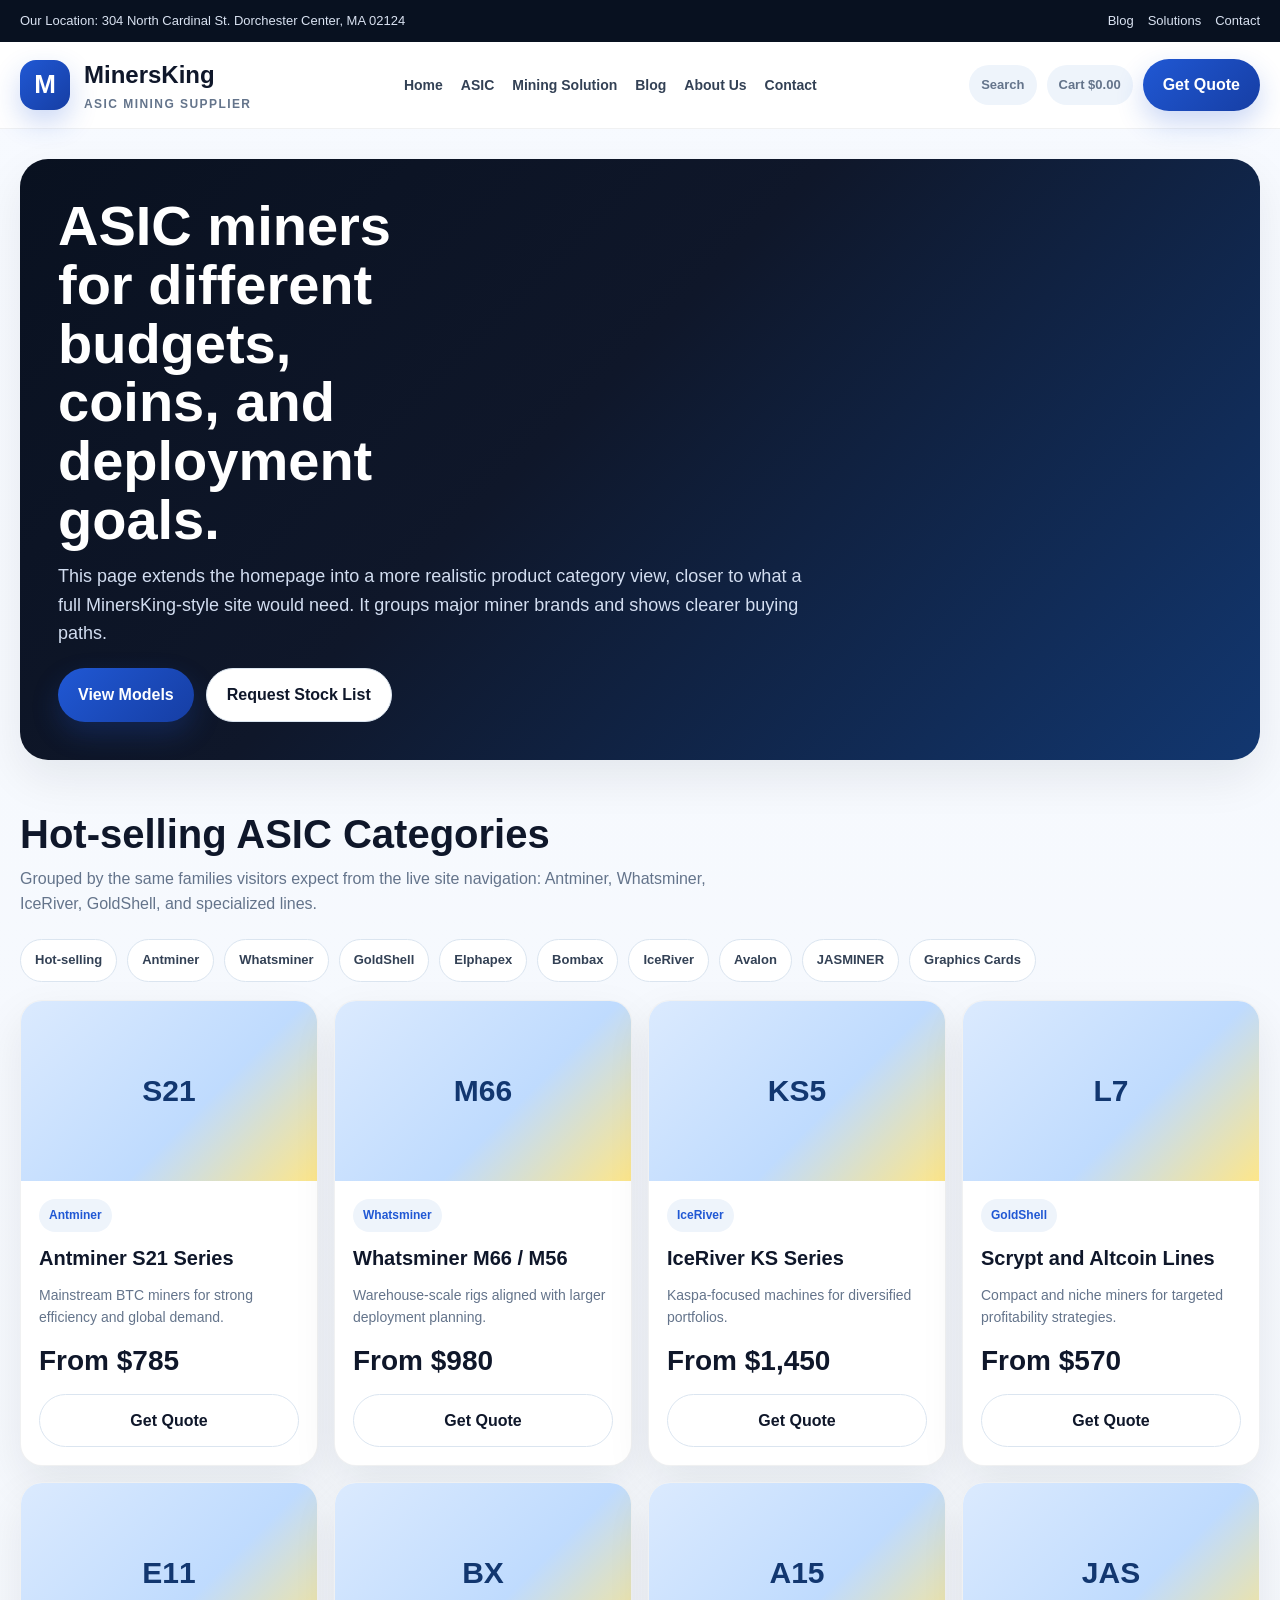
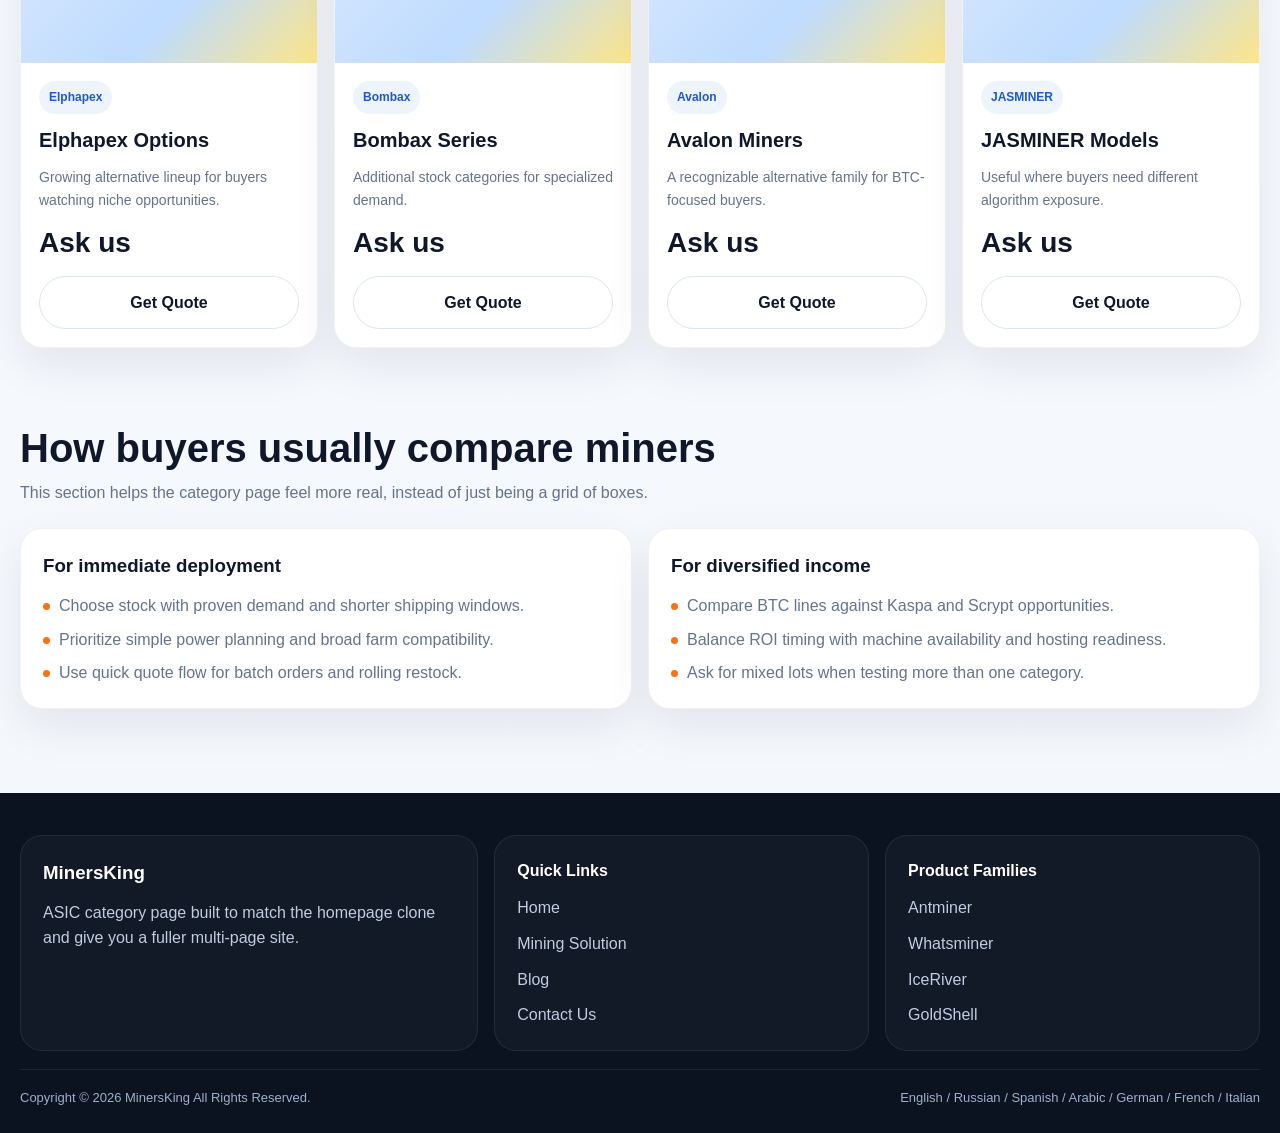
<file: asic.html>
﻿<!DOCTYPE html>
<html lang="en">
<head>
  <meta charset="UTF-8">
  <meta name="viewport" content="width=device-width, initial-scale=1.0">
  <title>ASIC Miners - MinersKing</title>
  <style>
    :root{--bg:#f4f7fb;--surface:#fff;--soft:#eef4fb;--text:#0f172a;--muted:#64748b;--line:#dbe5f0;--brand:#2058d4;--brand-dark:#163ea4;--accent:#f97316;--shadow:0 18px 45px rgba(15,23,42,.08);--radius:22px;--max:1240px}*{box-sizing:border-box;margin:0;padding:0}body{font-family:Arial,"Segoe UI","PingFang SC","Microsoft YaHei",sans-serif;background:linear-gradient(180deg,#f7faff 0%,var(--bg) 100%);color:var(--text);line-height:1.6}a{text-decoration:none;color:inherit}img{max-width:100%;display:block}.container{width:min(var(--max),calc(100% - 32px));margin:0 auto}.topbar{background:#081120;color:#d9e2f1;font-size:13px}.topbar .container{min-height:42px;display:flex;align-items:center;justify-content:space-between;gap:16px;flex-wrap:wrap;padding:8px 0}.topbar-right{display:flex;gap:14px;flex-wrap:wrap}header{position:sticky;top:0;z-index:20;background:rgba(255,255,255,.96);backdrop-filter:blur(12px);border-bottom:1px solid rgba(15,23,42,.06)}.header-main{min-height:86px;display:flex;align-items:center;justify-content:space-between;gap:20px;flex-wrap:wrap}.brand{display:flex;align-items:center;gap:14px;font-weight:800}.brand-mark{width:50px;height:50px;border-radius:16px;display:grid;place-items:center;background:linear-gradient(135deg,var(--brand),var(--brand-dark));color:#fff;font-size:26px;box-shadow:0 12px 28px rgba(32,88,212,.24)}.brand-copy strong{display:block;font-size:24px}.brand-copy span{display:block;color:var(--muted);font-size:12px;text-transform:uppercase;letter-spacing:.12em}nav{display:flex;gap:18px;flex-wrap:wrap;font-size:14px;font-weight:700;color:#334155}.nav-tools{display:flex;gap:10px;flex-wrap:wrap;align-items:center}.chip{padding:10px 12px;border-radius:999px;background:var(--soft);color:var(--muted);font-size:13px;font-weight:700}.btn{display:inline-flex;align-items:center;justify-content:center;padding:13px 20px;border-radius:999px;border:0;font-weight:700;cursor:pointer}.btn-primary{background:linear-gradient(135deg,var(--brand),var(--brand-dark));color:#fff;box-shadow:0 12px 28px rgba(32,88,212,.24)}.btn-secondary{background:#fff;border:1px solid var(--line);color:var(--text)}.hero{padding:30px 0}.hero-card{background:linear-gradient(135deg,#091120 0%,#0f172a 44%,#123770 100%);color:#fff;border-radius:28px;padding:38px;box-shadow:var(--shadow)}.hero-card h1{font-size:clamp(34px,5vw,56px);line-height:1.05;max-width:12ch;margin-bottom:12px}.hero-card p{max-width:760px;color:#d2ddf0;font-size:18px}.hero-actions{display:flex;gap:12px;flex-wrap:wrap;margin-top:20px}section{padding:12px 0 56px}.section-head{display:flex;justify-content:space-between;gap:16px;align-items:end;margin-bottom:22px;flex-wrap:wrap}.section-head h2{font-size:clamp(28px,4vw,40px)}.section-head p{max-width:700px;color:var(--muted)}.filter-row{display:flex;gap:10px;flex-wrap:wrap;margin-bottom:18px}.filter-pill{padding:10px 14px;border-radius:999px;background:#fff;border:1px solid var(--line);font-size:13px;font-weight:700;color:#334155}.grid{display:grid;grid-template-columns:repeat(4,minmax(0,1fr));gap:16px}.card{background:#fff;border:1px solid rgba(15,23,42,.06);border-radius:22px;box-shadow:var(--shadow);overflow:hidden}.thumb{height:180px;background:linear-gradient(135deg,#dbeafe,#bfdbfe 60%,#fde68a);display:grid;place-items:center;font-size:30px;font-weight:800;color:#123770}.body{padding:18px;display:grid;gap:10px}.label{display:inline-flex;width:fit-content;padding:7px 10px;border-radius:999px;background:var(--soft);color:var(--brand);font-size:12px;font-weight:700}.body h3{font-size:20px}.meta{color:var(--muted);font-size:14px}.price{font-size:28px;font-weight:800}.compare{display:grid;grid-template-columns:1fr 1fr;gap:16px}.compare-card{background:#fff;border:1px solid rgba(15,23,42,.06);border-radius:22px;box-shadow:var(--shadow);padding:22px}.compare-card ul{display:grid;gap:8px;margin-top:12px}.compare-card li{list-style:none;color:var(--muted);padding-left:16px;position:relative}.compare-card li::before{content:"";position:absolute;left:0;top:10px;width:7px;height:7px;border-radius:999px;background:var(--accent)}footer{margin-top:28px;padding:42px 0 24px;background:#0b1220;color:#d7dfec}.footer-grid{display:grid;grid-template-columns:1.1fr .9fr .9fr;gap:16px}.footer-card{background:rgba(255,255,255,.03);border:1px solid rgba(255,255,255,.08);border-radius:22px;padding:22px}.footer-card h3,.footer-card h4{color:#fff;margin-bottom:12px}.footer-card p,.footer-card a{color:#c0ccdf}.footer-links{display:grid;gap:10px}.footer-bottom{display:flex;justify-content:space-between;gap:12px;flex-wrap:wrap;padding-top:18px;margin-top:18px;border-top:1px solid rgba(255,255,255,.08);color:#9fb0ca;font-size:13px}@media(max-width:1100px){.grid,.footer-grid,.compare{grid-template-columns:repeat(2,minmax(0,1fr))}}@media(max-width:760px){.grid,.footer-grid,.compare{grid-template-columns:1fr}.hero-card{padding:28px 24px}}
  </style>
</head>
<body>
  <div class="topbar"><div class="container"><div>Our Location: 304 North Cardinal St. Dorchester Center, MA 02124</div><div class="topbar-right"><a href="blog.html">Blog</a><a href="mining-solution.html">Solutions</a><a href="index.html#contact">Contact</a></div></div></div>
  <header><div class="container header-main"><a class="brand" href="index.html"><div class="brand-mark">M</div><div class="brand-copy"><strong>MinersKing</strong><span>ASIC Mining Supplier</span></div></a><nav><a href="index.html">Home</a><a href="asic.html">ASIC</a><a href="mining-solution.html">Mining Solution</a><a href="blog.html">Blog</a><a href="index.html#about">About Us</a><a href="index.html#contact">Contact</a></nav><div class="nav-tools"><div class="chip">Search</div><div class="chip">Cart $0.00</div><a class="btn btn-primary" href="index.html#contact">Get Quote</a></div></div></header>
  <main>
    <section class="hero"><div class="container"><div class="hero-card"><h1>ASIC miners for different budgets, coins, and deployment goals.</h1><p>This page extends the homepage into a more realistic product category view, closer to what a full MinersKing-style site would need. It groups major miner brands and shows clearer buying paths.</p><div class="hero-actions"><a class="btn btn-primary" href="#models">View Models</a><a class="btn btn-secondary" href="index.html#contact">Request Stock List</a></div></div></div></section>
    <section id="models"><div class="container"><div class="section-head"><div><h2>Hot-selling ASIC Categories</h2><p>Grouped by the same families visitors expect from the live site navigation: Antminer, Whatsminer, IceRiver, GoldShell, and specialized lines.</p></div></div><div class="filter-row"><span class="filter-pill">Hot-selling</span><span class="filter-pill">Antminer</span><span class="filter-pill">Whatsminer</span><span class="filter-pill">GoldShell</span><span class="filter-pill">Elphapex</span><span class="filter-pill">Bombax</span><span class="filter-pill">IceRiver</span><span class="filter-pill">Avalon</span><span class="filter-pill">JASMINER</span><span class="filter-pill">Graphics Cards</span></div><div class="grid"><article class="card"><div class="thumb">S21</div><div class="body"><span class="label">Antminer</span><h3>Antminer S21 Series</h3><p class="meta">Mainstream BTC miners for strong efficiency and global demand.</p><div class="price">From $785</div><a class="btn btn-secondary" href="index.html#contact">Get Quote</a></div></article><article class="card"><div class="thumb">M66</div><div class="body"><span class="label">Whatsminer</span><h3>Whatsminer M66 / M56</h3><p class="meta">Warehouse-scale rigs aligned with larger deployment planning.</p><div class="price">From $980</div><a class="btn btn-secondary" href="index.html#contact">Get Quote</a></div></article><article class="card"><div class="thumb">KS5</div><div class="body"><span class="label">IceRiver</span><h3>IceRiver KS Series</h3><p class="meta">Kaspa-focused machines for diversified portfolios.</p><div class="price">From $1,450</div><a class="btn btn-secondary" href="index.html#contact">Get Quote</a></div></article><article class="card"><div class="thumb">L7</div><div class="body"><span class="label">GoldShell</span><h3>Scrypt and Altcoin Lines</h3><p class="meta">Compact and niche miners for targeted profitability strategies.</p><div class="price">From $570</div><a class="btn btn-secondary" href="index.html#contact">Get Quote</a></div></article><article class="card"><div class="thumb">E11</div><div class="body"><span class="label">Elphapex</span><h3>Elphapex Options</h3><p class="meta">Growing alternative lineup for buyers watching niche opportunities.</p><div class="price">Ask us</div><a class="btn btn-secondary" href="index.html#contact">Get Quote</a></div></article><article class="card"><div class="thumb">BX</div><div class="body"><span class="label">Bombax</span><h3>Bombax Series</h3><p class="meta">Additional stock categories for specialized demand.</p><div class="price">Ask us</div><a class="btn btn-secondary" href="index.html#contact">Get Quote</a></div></article><article class="card"><div class="thumb">A15</div><div class="body"><span class="label">Avalon</span><h3>Avalon Miners</h3><p class="meta">A recognizable alternative family for BTC-focused buyers.</p><div class="price">Ask us</div><a class="btn btn-secondary" href="index.html#contact">Get Quote</a></div></article><article class="card"><div class="thumb">JAS</div><div class="body"><span class="label">JASMINER</span><h3>JASMINER Models</h3><p class="meta">Useful where buyers need different algorithm exposure.</p><div class="price">Ask us</div><a class="btn btn-secondary" href="index.html#contact">Get Quote</a></div></article></div></div></section>
    <section><div class="container"><div class="section-head"><div><h2>How buyers usually compare miners</h2><p>This section helps the category page feel more real, instead of just being a grid of boxes.</p></div></div><div class="compare"><article class="compare-card"><h3>For immediate deployment</h3><ul><li>Choose stock with proven demand and shorter shipping windows.</li><li>Prioritize simple power planning and broad farm compatibility.</li><li>Use quick quote flow for batch orders and rolling restock.</li></ul></article><article class="compare-card"><h3>For diversified income</h3><ul><li>Compare BTC lines against Kaspa and Scrypt opportunities.</li><li>Balance ROI timing with machine availability and hosting readiness.</li><li>Ask for mixed lots when testing more than one category.</li></ul></article></div></div></section>
  </main>
  <footer><div class="container"><div class="footer-grid"><article class="footer-card"><h3>MinersKing</h3><p>ASIC category page built to match the homepage clone and give you a fuller multi-page site.</p></article><article class="footer-card"><h4>Quick Links</h4><div class="footer-links"><a href="index.html">Home</a><a href="mining-solution.html">Mining Solution</a><a href="blog.html">Blog</a><a href="index.html#contact">Contact Us</a></div></article><article class="footer-card"><h4>Product Families</h4><div class="footer-links"><a href="#models">Antminer</a><a href="#models">Whatsminer</a><a href="#models">IceRiver</a><a href="#models">GoldShell</a></div></article></div><div class="footer-bottom"><span>Copyright © 2026 MinersKing All Rights Reserved.</span><span>English / Russian / Spanish / Arabic / German / French / Italian</span></div></div></footer>
</body>
</html>
</file>
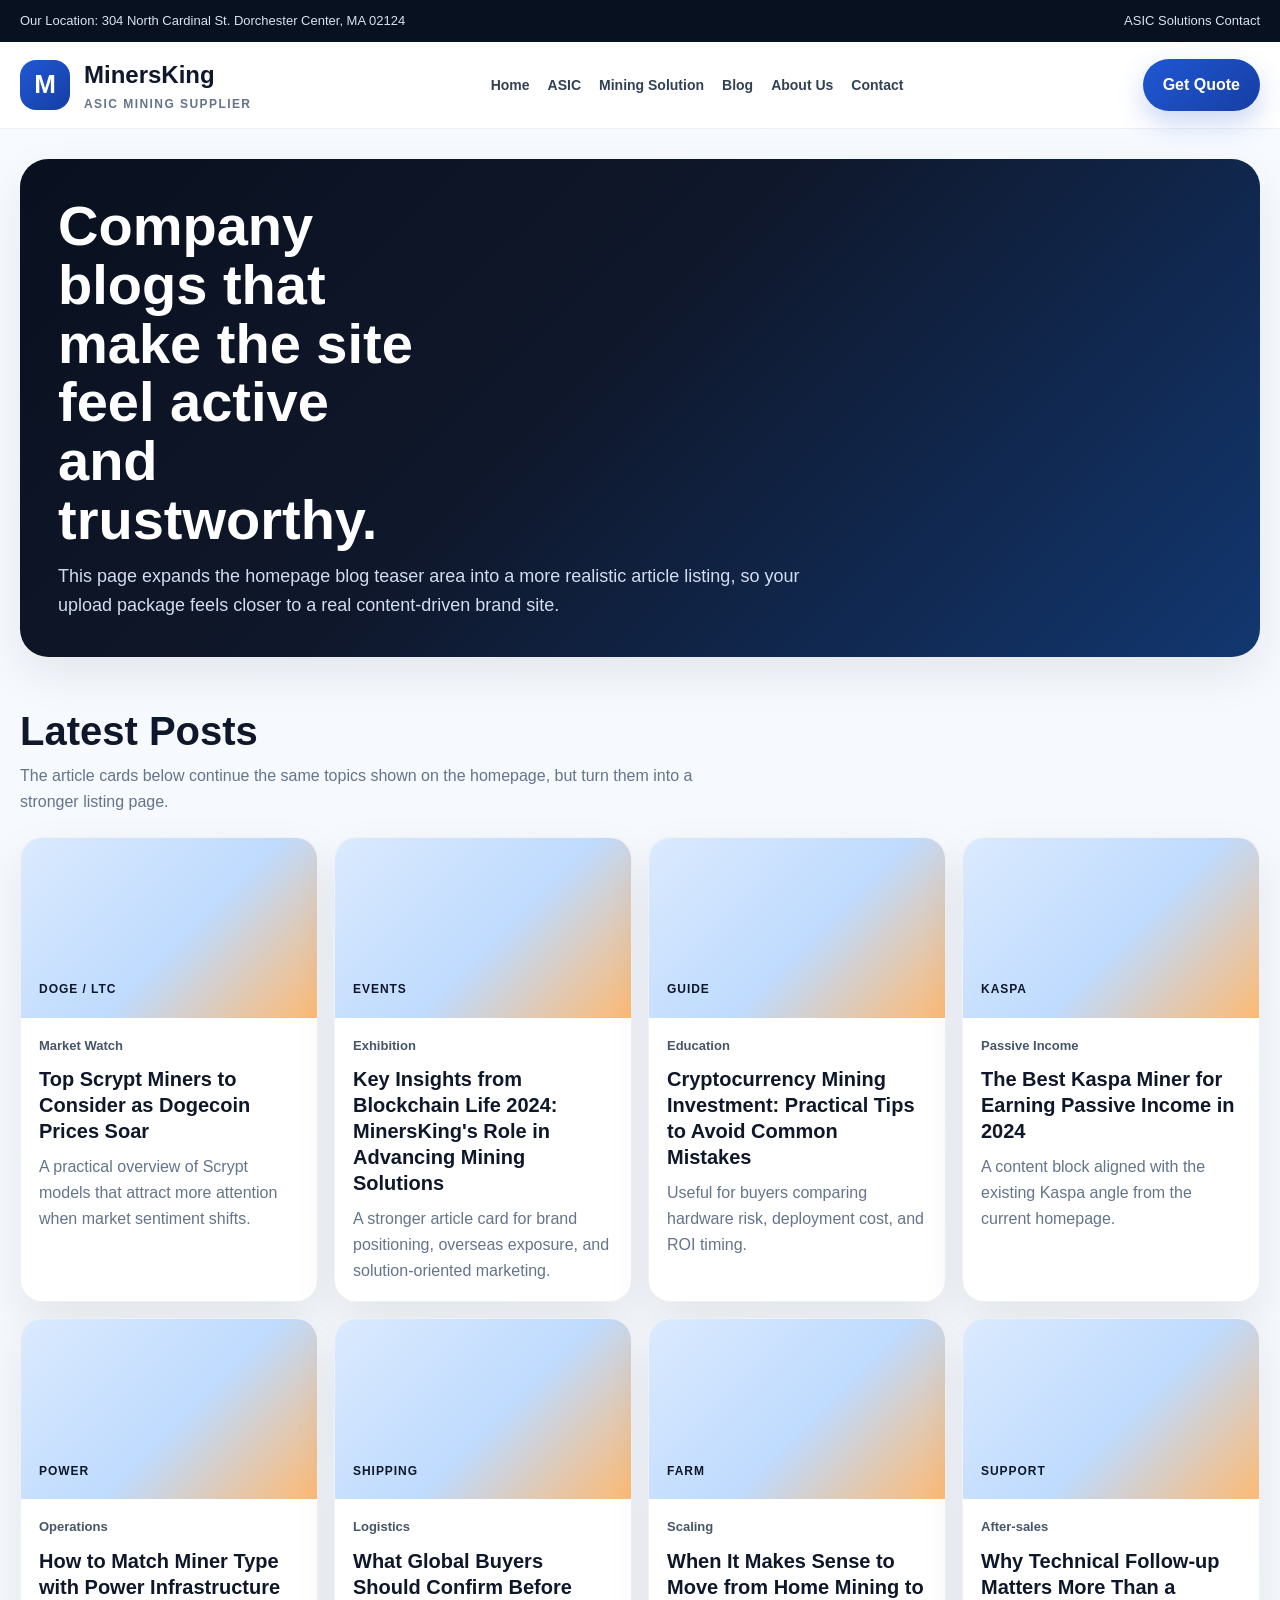
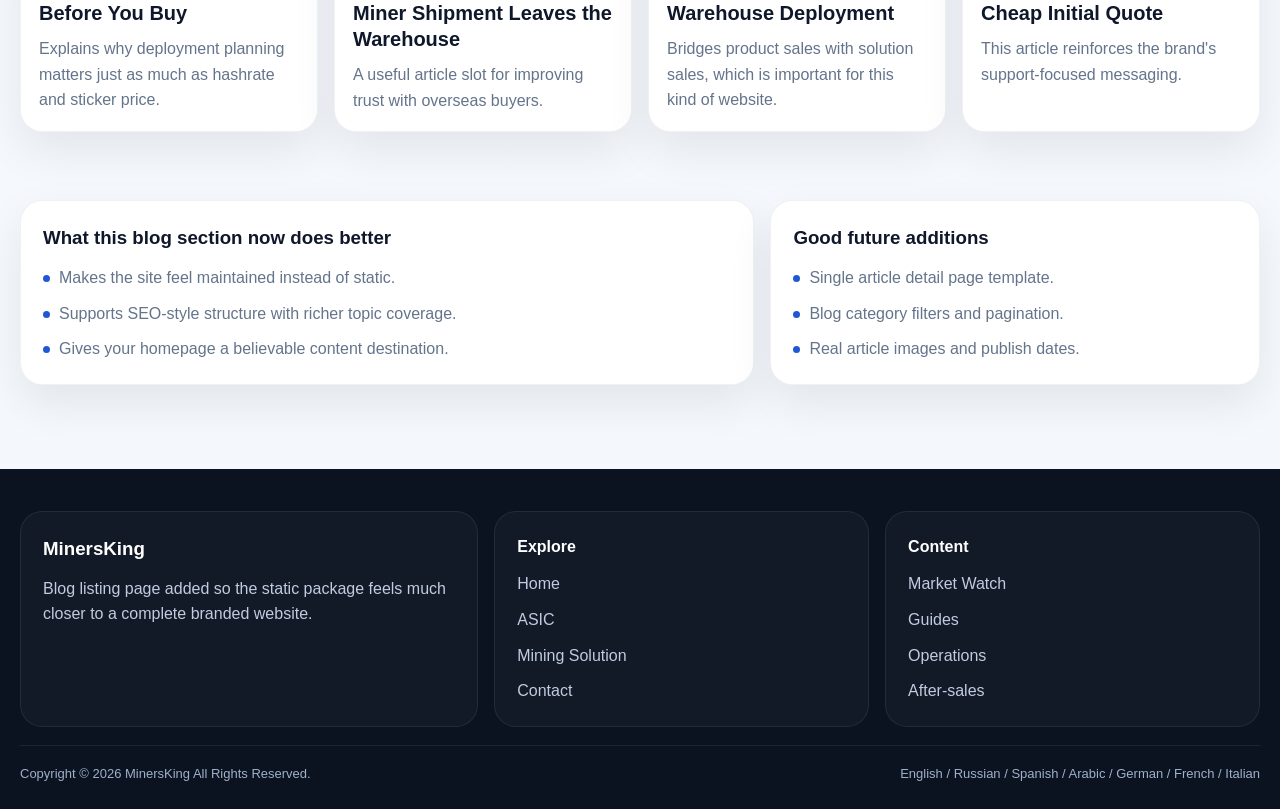
<file: blog.html>
﻿<!DOCTYPE html>
<html lang="en">
<head>
  <meta charset="UTF-8"><meta name="viewport" content="width=device-width, initial-scale=1.0"><title>Blog - MinersKing</title>
  <style>
    :root{--bg:#f4f7fb;--surface:#fff;--soft:#eef4fb;--text:#0f172a;--muted:#64748b;--line:#dbe5f0;--brand:#2058d4;--brand-dark:#163ea4;--shadow:0 18px 45px rgba(15,23,42,.08);--max:1240px}*{box-sizing:border-box;margin:0;padding:0}body{font-family:Arial,"Segoe UI","PingFang SC","Microsoft YaHei",sans-serif;background:linear-gradient(180deg,#f7faff 0%,var(--bg) 100%);color:var(--text);line-height:1.6}a{text-decoration:none;color:inherit}.container{width:min(var(--max),calc(100% - 32px));margin:0 auto}.topbar{background:#081120;color:#d9e2f1;font-size:13px}.topbar .container{min-height:42px;display:flex;align-items:center;justify-content:space-between;gap:16px;flex-wrap:wrap;padding:8px 0}header{position:sticky;top:0;z-index:20;background:rgba(255,255,255,.96);backdrop-filter:blur(12px);border-bottom:1px solid rgba(15,23,42,.06)}.header-main{min-height:86px;display:flex;align-items:center;justify-content:space-between;gap:20px;flex-wrap:wrap}.brand{display:flex;align-items:center;gap:14px;font-weight:800}.brand-mark{width:50px;height:50px;border-radius:16px;display:grid;place-items:center;background:linear-gradient(135deg,var(--brand),var(--brand-dark));color:#fff;font-size:26px}.brand-copy strong{display:block;font-size:24px}.brand-copy span{display:block;color:var(--muted);font-size:12px;text-transform:uppercase;letter-spacing:.12em}nav{display:flex;gap:18px;flex-wrap:wrap;font-size:14px;font-weight:700;color:#334155}.btn{display:inline-flex;align-items:center;justify-content:center;padding:13px 20px;border-radius:999px;border:0;font-weight:700;cursor:pointer}.btn-primary{background:linear-gradient(135deg,var(--brand),var(--brand-dark));color:#fff;box-shadow:0 12px 28px rgba(32,88,212,.24)}.hero{padding:30px 0}.hero-card{background:linear-gradient(135deg,#091120 0%,#0f172a 44%,#123770 100%);color:#fff;border-radius:28px;padding:38px;box-shadow:var(--shadow)}.hero-card h1{font-size:clamp(34px,5vw,56px);line-height:1.05;max-width:12ch;margin-bottom:12px}.hero-card p{max-width:760px;color:#d2ddf0;font-size:18px}section{padding:12px 0 56px}.section-head{display:flex;justify-content:space-between;gap:16px;align-items:end;margin-bottom:22px;flex-wrap:wrap}.section-head h2{font-size:clamp(28px,4vw,40px)}.section-head p{max-width:700px;color:var(--muted)}.blog-grid{display:grid;grid-template-columns:repeat(4,minmax(0,1fr));gap:16px}.card{background:#fff;border:1px solid rgba(15,23,42,.06);border-radius:22px;box-shadow:var(--shadow);overflow:hidden}.thumb{min-height:180px;display:grid;place-items:end start;padding:18px;background:linear-gradient(135deg,#dbeafe,#bfdbfe 55%,#fdba74 100%);color:#0f172a;text-transform:uppercase;font-size:12px;font-weight:800;letter-spacing:.08em}.body{padding:18px;display:grid;gap:10px}.body h3{font-size:20px;line-height:1.3}.body p{color:var(--muted)}.meta{color:#475569;font-size:13px;font-weight:700}.split{display:grid;grid-template-columns:1.2fr .8fr;gap:16px}.panel{background:#fff;border:1px solid rgba(15,23,42,.06);border-radius:22px;box-shadow:var(--shadow);padding:22px}.panel ul{display:grid;gap:10px;margin-top:12px}.panel li{list-style:none;color:var(--muted);padding-left:16px;position:relative}.panel li::before{content:"";position:absolute;left:0;top:10px;width:7px;height:7px;border-radius:999px;background:var(--brand)}footer{margin-top:28px;padding:42px 0 24px;background:#0b1220;color:#d7dfec}.footer-grid{display:grid;grid-template-columns:1.1fr .9fr .9fr;gap:16px}.footer-card{background:rgba(255,255,255,.03);border:1px solid rgba(255,255,255,.08);border-radius:22px;padding:22px}.footer-card h3,.footer-card h4{color:#fff;margin-bottom:12px}.footer-card p,.footer-card a{color:#c0ccdf}.footer-links{display:grid;gap:10px}.footer-bottom{display:flex;justify-content:space-between;gap:12px;flex-wrap:wrap;padding-top:18px;margin-top:18px;border-top:1px solid rgba(255,255,255,.08);color:#9fb0ca;font-size:13px}@media(max-width:1100px){.blog-grid,.split,.footer-grid{grid-template-columns:repeat(2,minmax(0,1fr))}}@media(max-width:760px){.blog-grid,.split,.footer-grid{grid-template-columns:1fr}.hero-card{padding:28px 24px}}
  </style>
</head>
<body>
  <div class="topbar"><div class="container"><div>Our Location: 304 North Cardinal St. Dorchester Center, MA 02124</div><div><a href="asic.html">ASIC</a> <a href="mining-solution.html">Solutions</a> <a href="index.html#contact">Contact</a></div></div></div>
  <header><div class="container header-main"><a class="brand" href="index.html"><div class="brand-mark">M</div><div class="brand-copy"><strong>MinersKing</strong><span>ASIC Mining Supplier</span></div></a><nav><a href="index.html">Home</a><a href="asic.html">ASIC</a><a href="mining-solution.html">Mining Solution</a><a href="blog.html">Blog</a><a href="index.html#about">About Us</a><a href="index.html#contact">Contact</a></nav><a class="btn btn-primary" href="index.html#contact">Get Quote</a></div></header>
  <main>
    <section class="hero"><div class="container"><div class="hero-card"><h1>Company blogs that make the site feel active and trustworthy.</h1><p>This page expands the homepage blog teaser area into a more realistic article listing, so your upload package feels closer to a real content-driven brand site.</p></div></div></section>
    <section><div class="container"><div class="section-head"><div><h2>Latest Posts</h2><p>The article cards below continue the same topics shown on the homepage, but turn them into a stronger listing page.</p></div></div><div class="blog-grid"><article class="card"><div class="thumb">DOGE / LTC</div><div class="body"><div class="meta">Market Watch</div><h3>Top Scrypt Miners to Consider as Dogecoin Prices Soar</h3><p>A practical overview of Scrypt models that attract more attention when market sentiment shifts.</p></div></article><article class="card"><div class="thumb">EVENTS</div><div class="body"><div class="meta">Exhibition</div><h3>Key Insights from Blockchain Life 2024: MinersKing's Role in Advancing Mining Solutions</h3><p>A stronger article card for brand positioning, overseas exposure, and solution-oriented marketing.</p></div></article><article class="card"><div class="thumb">GUIDE</div><div class="body"><div class="meta">Education</div><h3>Cryptocurrency Mining Investment: Practical Tips to Avoid Common Mistakes</h3><p>Useful for buyers comparing hardware risk, deployment cost, and ROI timing.</p></div></article><article class="card"><div class="thumb">KASPA</div><div class="body"><div class="meta">Passive Income</div><h3>The Best Kaspa Miner for Earning Passive Income in 2024</h3><p>A content block aligned with the existing Kaspa angle from the current homepage.</p></div></article><article class="card"><div class="thumb">POWER</div><div class="body"><div class="meta">Operations</div><h3>How to Match Miner Type with Power Infrastructure Before You Buy</h3><p>Explains why deployment planning matters just as much as hashrate and sticker price.</p></div></article><article class="card"><div class="thumb">SHIPPING</div><div class="body"><div class="meta">Logistics</div><h3>What Global Buyers Should Confirm Before Miner Shipment Leaves the Warehouse</h3><p>A useful article slot for improving trust with overseas buyers.</p></div></article><article class="card"><div class="thumb">FARM</div><div class="body"><div class="meta">Scaling</div><h3>When It Makes Sense to Move from Home Mining to Warehouse Deployment</h3><p>Bridges product sales with solution sales, which is important for this kind of website.</p></div></article><article class="card"><div class="thumb">SUPPORT</div><div class="body"><div class="meta">After-sales</div><h3>Why Technical Follow-up Matters More Than a Cheap Initial Quote</h3><p>This article reinforces the brand's support-focused messaging.</p></div></article></div></div></section>
    <section><div class="container"><div class="split"><article class="panel"><h3>What this blog section now does better</h3><ul><li>Makes the site feel maintained instead of static.</li><li>Supports SEO-style structure with richer topic coverage.</li><li>Gives your homepage a believable content destination.</li></ul></article><article class="panel"><h3>Good future additions</h3><ul><li>Single article detail page template.</li><li>Blog category filters and pagination.</li><li>Real article images and publish dates.</li></ul></article></div></div></section>
  </main>
  <footer><div class="container"><div class="footer-grid"><article class="footer-card"><h3>MinersKing</h3><p>Blog listing page added so the static package feels much closer to a complete branded website.</p></article><article class="footer-card"><h4>Explore</h4><div class="footer-links"><a href="index.html">Home</a><a href="asic.html">ASIC</a><a href="mining-solution.html">Mining Solution</a><a href="index.html#contact">Contact</a></div></article><article class="footer-card"><h4>Content</h4><div class="footer-links"><a href="#">Market Watch</a><a href="#">Guides</a><a href="#">Operations</a><a href="#">After-sales</a></div></article></div><div class="footer-bottom"><span>Copyright © 2026 MinersKing All Rights Reserved.</span><span>English / Russian / Spanish / Arabic / German / French / Italian</span></div></div></footer>
</body>
</html>
</file>
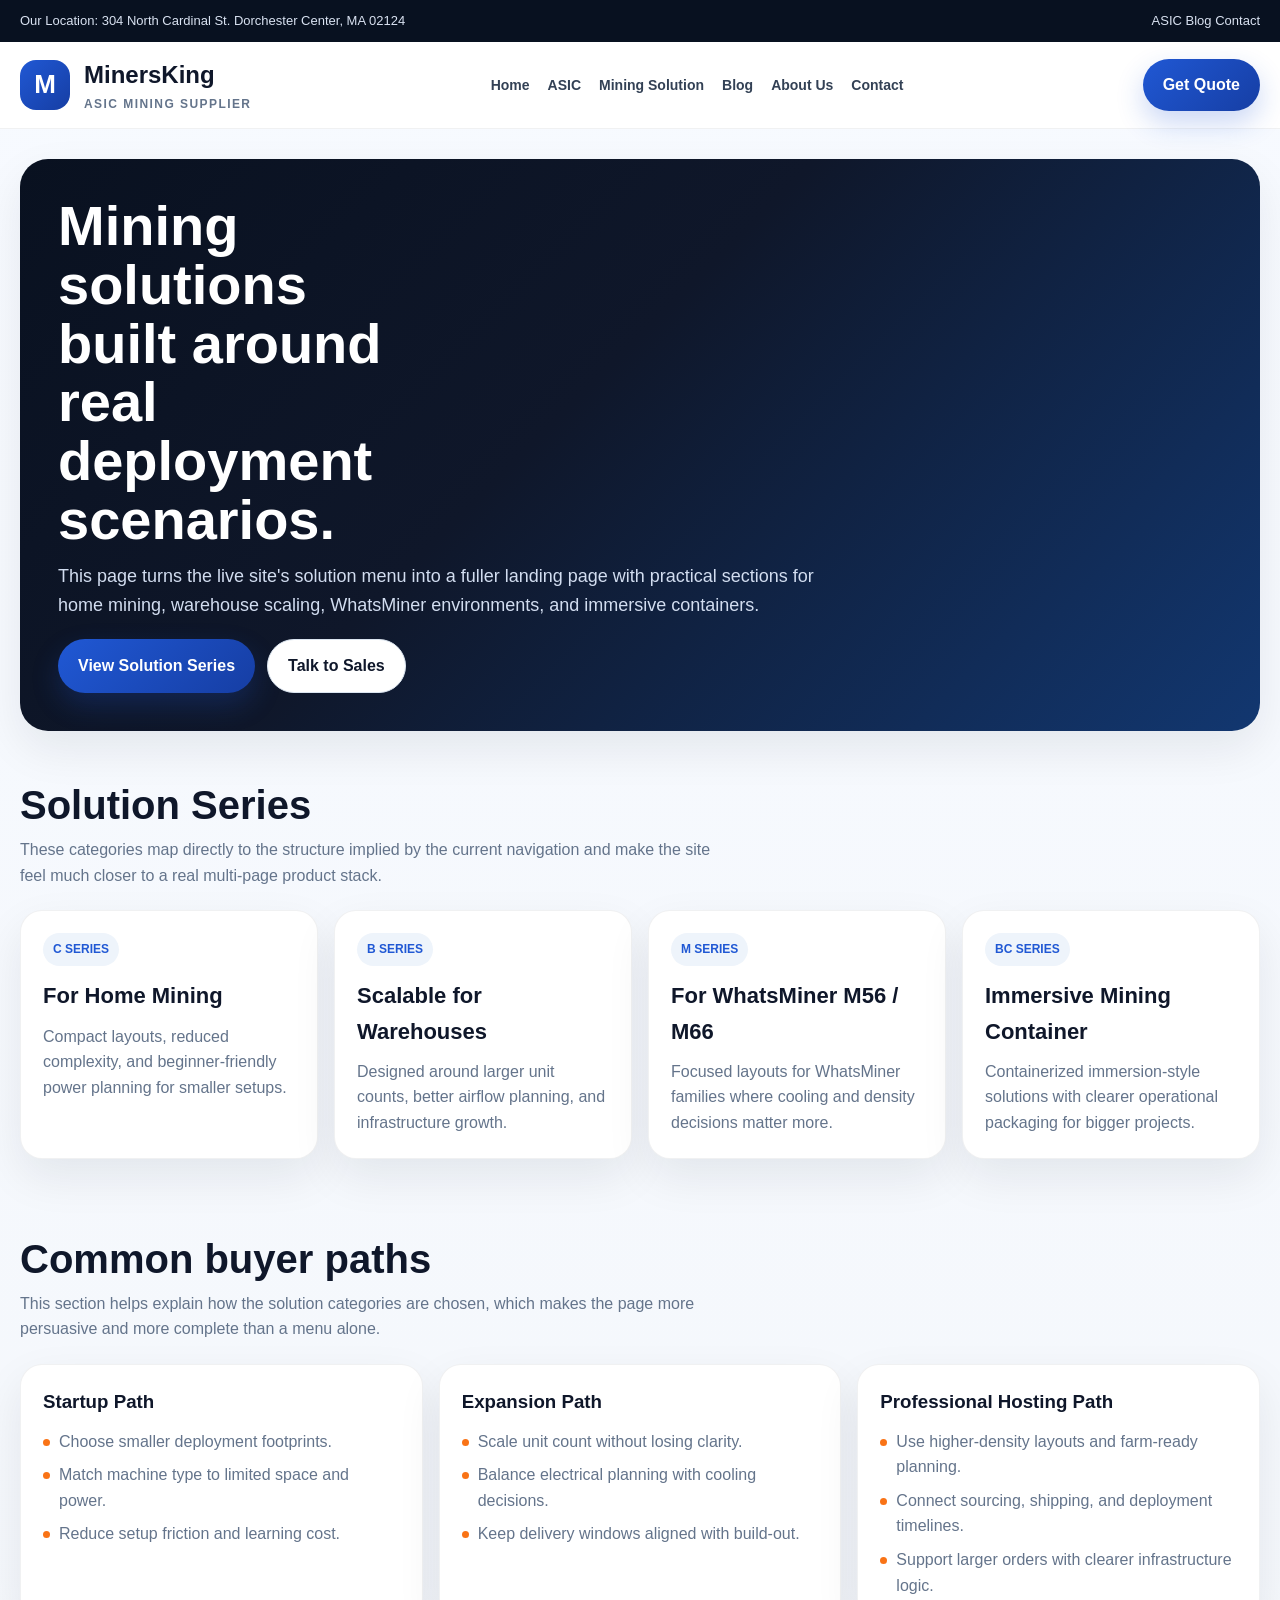
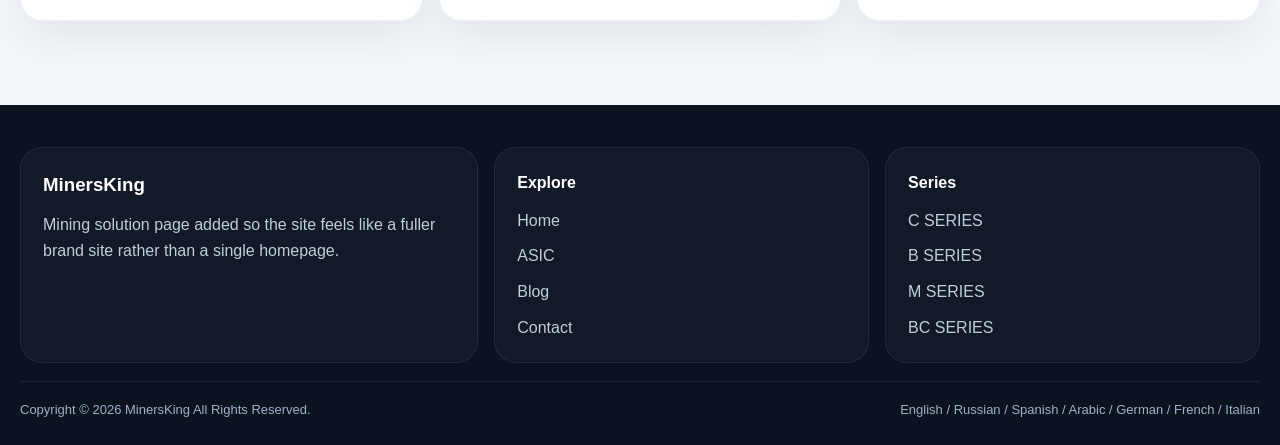
<file: mining-solution.html>
﻿<!DOCTYPE html>
<html lang="en">
<head>
  <meta charset="UTF-8"><meta name="viewport" content="width=device-width, initial-scale=1.0"><title>Mining Solution - MinersKing</title>
  <style>
    :root{--bg:#f4f7fb;--surface:#fff;--soft:#eef4fb;--text:#0f172a;--muted:#64748b;--line:#dbe5f0;--brand:#2058d4;--brand-dark:#163ea4;--accent:#f97316;--shadow:0 18px 45px rgba(15,23,42,.08);--max:1240px}*{box-sizing:border-box;margin:0;padding:0}body{font-family:Arial,"Segoe UI","PingFang SC","Microsoft YaHei",sans-serif;background:linear-gradient(180deg,#f7faff 0%,var(--bg) 100%);color:var(--text);line-height:1.6}a{text-decoration:none;color:inherit}.container{width:min(var(--max),calc(100% - 32px));margin:0 auto}.topbar{background:#081120;color:#d9e2f1;font-size:13px}.topbar .container{min-height:42px;display:flex;align-items:center;justify-content:space-between;gap:16px;flex-wrap:wrap;padding:8px 0}header{position:sticky;top:0;z-index:20;background:rgba(255,255,255,.96);backdrop-filter:blur(12px);border-bottom:1px solid rgba(15,23,42,.06)}.header-main{min-height:86px;display:flex;align-items:center;justify-content:space-between;gap:20px;flex-wrap:wrap}.brand{display:flex;align-items:center;gap:14px;font-weight:800}.brand-mark{width:50px;height:50px;border-radius:16px;display:grid;place-items:center;background:linear-gradient(135deg,var(--brand),var(--brand-dark));color:#fff;font-size:26px}.brand-copy strong{display:block;font-size:24px}.brand-copy span{display:block;color:var(--muted);font-size:12px;text-transform:uppercase;letter-spacing:.12em}nav{display:flex;gap:18px;flex-wrap:wrap;font-size:14px;font-weight:700;color:#334155}.btn{display:inline-flex;align-items:center;justify-content:center;padding:13px 20px;border-radius:999px;border:0;font-weight:700;cursor:pointer}.btn-primary{background:linear-gradient(135deg,var(--brand),var(--brand-dark));color:#fff;box-shadow:0 12px 28px rgba(32,88,212,.24)}.btn-secondary{background:#fff;border:1px solid var(--line);color:var(--text)}.hero{padding:30px 0}.hero-card{background:linear-gradient(135deg,#091120 0%,#0f172a 44%,#123770 100%);color:#fff;border-radius:28px;padding:38px;box-shadow:var(--shadow)}.hero-card h1{font-size:clamp(34px,5vw,56px);line-height:1.05;max-width:12ch;margin-bottom:12px}.hero-card p{max-width:760px;color:#d2ddf0;font-size:18px}.hero-actions{display:flex;gap:12px;flex-wrap:wrap;margin-top:20px}section{padding:12px 0 56px}.section-head{display:flex;justify-content:space-between;gap:16px;align-items:end;margin-bottom:22px;flex-wrap:wrap}.section-head h2{font-size:clamp(28px,4vw,40px)}.section-head p{max-width:700px;color:var(--muted)}.grid{display:grid;grid-template-columns:repeat(4,minmax(0,1fr));gap:16px}.card{background:#fff;border:1px solid rgba(15,23,42,.06);border-radius:22px;box-shadow:var(--shadow);padding:22px}.tag{display:inline-flex;width:fit-content;padding:7px 10px;border-radius:999px;background:var(--soft);color:var(--brand);font-size:12px;font-weight:700;margin-bottom:12px}.card h3{font-size:22px;margin-bottom:10px}.card p{color:var(--muted)}.plan-grid{display:grid;grid-template-columns:repeat(3,minmax(0,1fr));gap:16px}.plan{background:#fff;border:1px solid rgba(15,23,42,.06);border-radius:22px;box-shadow:var(--shadow);padding:22px}.plan ul{display:grid;gap:8px;margin-top:12px}.plan li{list-style:none;padding-left:16px;position:relative;color:var(--muted)}.plan li::before{content:"";position:absolute;left:0;top:10px;width:7px;height:7px;border-radius:999px;background:var(--accent)}footer{margin-top:28px;padding:42px 0 24px;background:#0b1220;color:#d7dfec}.footer-grid{display:grid;grid-template-columns:1.1fr .9fr .9fr;gap:16px}.footer-card{background:rgba(255,255,255,.03);border:1px solid rgba(255,255,255,.08);border-radius:22px;padding:22px}.footer-card h3,.footer-card h4{color:#fff;margin-bottom:12px}.footer-card p,.footer-card a{color:#c0ccdf}.footer-links{display:grid;gap:10px}.footer-bottom{display:flex;justify-content:space-between;gap:12px;flex-wrap:wrap;padding-top:18px;margin-top:18px;border-top:1px solid rgba(255,255,255,.08);color:#9fb0ca;font-size:13px}@media(max-width:1100px){.grid,.plan-grid,.footer-grid{grid-template-columns:repeat(2,minmax(0,1fr))}}@media(max-width:760px){.grid,.plan-grid,.footer-grid{grid-template-columns:1fr}.hero-card{padding:28px 24px}}
  </style>
</head>
<body>
  <div class="topbar"><div class="container"><div>Our Location: 304 North Cardinal St. Dorchester Center, MA 02124</div><div><a href="asic.html">ASIC</a> <a href="blog.html">Blog</a> <a href="index.html#contact">Contact</a></div></div></div>
  <header><div class="container header-main"><a class="brand" href="index.html"><div class="brand-mark">M</div><div class="brand-copy"><strong>MinersKing</strong><span>ASIC Mining Supplier</span></div></a><nav><a href="index.html">Home</a><a href="asic.html">ASIC</a><a href="mining-solution.html">Mining Solution</a><a href="blog.html">Blog</a><a href="index.html#about">About Us</a><a href="index.html#contact">Contact</a></nav><a class="btn btn-primary" href="index.html#contact">Get Quote</a></div></header>
  <main>
    <section class="hero"><div class="container"><div class="hero-card"><h1>Mining solutions built around real deployment scenarios.</h1><p>This page turns the live site's solution menu into a fuller landing page with practical sections for home mining, warehouse scaling, WhatsMiner environments, and immersive containers.</p><div class="hero-actions"><a class="btn btn-primary" href="#series">View Solution Series</a><a class="btn btn-secondary" href="index.html#contact">Talk to Sales</a></div></div></div></section>
    <section id="series"><div class="container"><div class="section-head"><div><h2>Solution Series</h2><p>These categories map directly to the structure implied by the current navigation and make the site feel much closer to a real multi-page product stack.</p></div></div><div class="grid"><article class="card"><span class="tag">C SERIES</span><h3>For Home Mining</h3><p>Compact layouts, reduced complexity, and beginner-friendly power planning for smaller setups.</p></article><article class="card"><span class="tag">B SERIES</span><h3>Scalable for Warehouses</h3><p>Designed around larger unit counts, better airflow planning, and infrastructure growth.</p></article><article class="card"><span class="tag">M SERIES</span><h3>For WhatsMiner M56 / M66</h3><p>Focused layouts for WhatsMiner families where cooling and density decisions matter more.</p></article><article class="card"><span class="tag">BC SERIES</span><h3>Immersive Mining Container</h3><p>Containerized immersion-style solutions with clearer operational packaging for bigger projects.</p></article></div></div></section>
    <section><div class="container"><div class="section-head"><div><h2>Common buyer paths</h2><p>This section helps explain how the solution categories are chosen, which makes the page more persuasive and more complete than a menu alone.</p></div></div><div class="plan-grid"><article class="plan"><h3>Startup Path</h3><ul><li>Choose smaller deployment footprints.</li><li>Match machine type to limited space and power.</li><li>Reduce setup friction and learning cost.</li></ul></article><article class="plan"><h3>Expansion Path</h3><ul><li>Scale unit count without losing clarity.</li><li>Balance electrical planning with cooling decisions.</li><li>Keep delivery windows aligned with build-out.</li></ul></article><article class="plan"><h3>Professional Hosting Path</h3><ul><li>Use higher-density layouts and farm-ready planning.</li><li>Connect sourcing, shipping, and deployment timelines.</li><li>Support larger orders with clearer infrastructure logic.</li></ul></article></div></div></section>
  </main>
  <footer><div class="container"><div class="footer-grid"><article class="footer-card"><h3>MinersKing</h3><p>Mining solution page added so the site feels like a fuller brand site rather than a single homepage.</p></article><article class="footer-card"><h4>Explore</h4><div class="footer-links"><a href="index.html">Home</a><a href="asic.html">ASIC</a><a href="blog.html">Blog</a><a href="index.html#contact">Contact</a></div></article><article class="footer-card"><h4>Series</h4><div class="footer-links"><a href="#series">C SERIES</a><a href="#series">B SERIES</a><a href="#series">M SERIES</a><a href="#series">BC SERIES</a></div></article></div><div class="footer-bottom"><span>Copyright © 2026 MinersKing All Rights Reserved.</span><span>English / Russian / Spanish / Arabic / German / French / Italian</span></div></div></footer>
</body>
</html>
</file>
